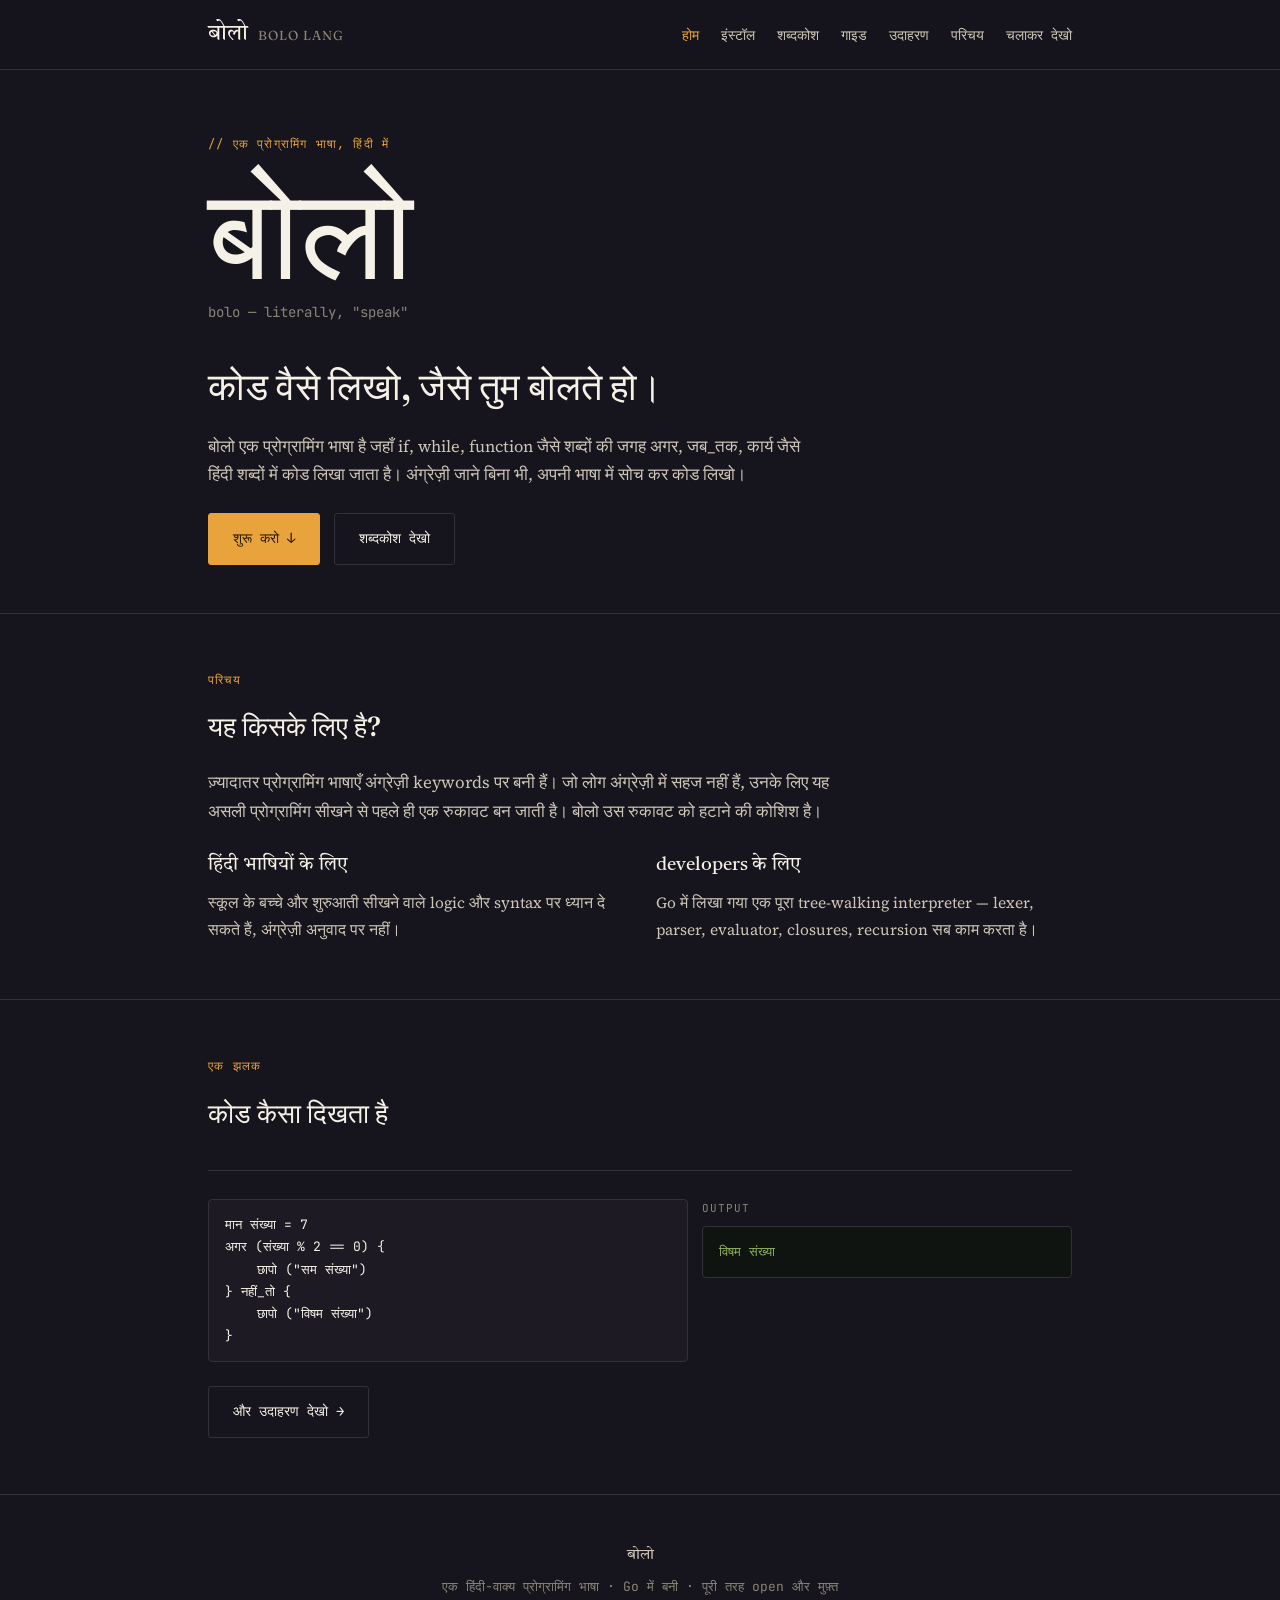
<file: index.html>
<!DOCTYPE html>
<html lang="hi" translate="no">
<head>
<meta charset="UTF-8">
<meta name="google" content="notranslate">
<meta name="viewport" content="width=device-width, initial-scale=1.0">
<title>बोलो — कोड वैसे लिखो जैसे तुम बोलते हो</title>
<link rel="preconnect" href="https://fonts.googleapis.com">
<link rel="preconnect" href="https://fonts.gstatic.com" crossorigin>
<link href="https://fonts.googleapis.com/css2?family=Tiro+Devanagari+Hindi:ital@0;1&family=Fraunces:opsz,wght@9..144,400;9..144,500;9..144,600&family=JetBrains+Mono:wght@400;500&family=Source+Serif+4:wght@400;500&display=swap" rel="stylesheet">
<link rel="stylesheet" href="style.css">
</head>
<body>

<nav>
  <div class="wrap">
    <a class="brand" href="index.html">
      <span class="brand-word">बोलो</span>
      <span class="brand-en">bolo lang</span>
    </a>
    <button class="nav-toggle" aria-label="Toggle navigation" aria-expanded="false">☰</button>
    <ul>
      <li><a class="navlink active" href="index.html">होम</a></li>
      <li><a class="navlink" href="install.html">इंस्टॉल</a></li>
      <li><a class="navlink" href="keywords.html">शब्दकोश</a></li>
      <li><a class="navlink" href="guide.html">गाइड</a></li>
      <li><a class="navlink" href="examples.html">उदाहरण</a></li>
      <li><a class="navlink" href="about.html">परिचय</a></li>
      <li><a class="navlink" href="try.html">चलाकर देखो</a></li>
    </ul>
  </div>
</nav>

<header class="page-hero">
  <div class="wrap">
    <div class="section-label">// एक प्रोग्रामिंग भाषा, हिंदी में</div>
    <div class="page-title deva" style="font-size:clamp(64px,12vw,128px);line-height:1;margin-bottom:4px">बोलो</div>
    <div class="mono" style="font-size:14px;color:var(--text-dim);margin-bottom:30px">bolo &mdash; literally, "speak"</div>
    <h1 class="page-title" style="font-size:clamp(26px,4vw,38px)">कोड वैसे लिखो, जैसे तुम बोलते हो।</h1>
    <p class="page-sub">बोलो एक प्रोग्रामिंग भाषा है जहाँ if, while, function जैसे शब्दों की जगह अगर, जब_तक, कार्य जैसे हिंदी शब्दों में कोड लिखा जाता है। अंग्रेज़ी जाने बिना भी, अपनी भाषा में सोच कर कोड लिखो।</p>
    <div class="cta-row">
      <a class="btn btn-primary" href="install.html">शुरू करो ↓</a>
      <a class="btn btn-ghost" href="keywords.html">शब्दकोश देखो</a>
    </div>
  </div>
</header>

<section class="bordered">
  <div class="wrap">
    <div class="section-label">परिचय</div>
    <h2>यह किसके लिए है?</h2>
    <p class="lede">ज़्यादातर प्रोग्रामिंग भाषाएँ अंग्रेज़ी keywords पर बनी हैं। जो लोग अंग्रेज़ी में सहज नहीं हैं, उनके लिए यह असली प्रोग्रामिंग सीखने से पहले ही एक रुकावट बन जाती है। बोलो उस रुकावट को हटाने की कोशिश है।</p>
    <div class="about-grid">
      <div class="about-card">
        <span class="deva-lead">हिंदी भाषियों के लिए</span>
        <p>स्कूल के बच्चे और शुरुआती सीखने वाले logic और syntax पर ध्यान दे सकते हैं, अंग्रेज़ी अनुवाद पर नहीं।</p>
      </div>
      <div class="about-card">
        <span class="deva-lead">developers के लिए</span>
        <p>Go में लिखा गया एक पूरा tree-walking interpreter &mdash; lexer, parser, evaluator, closures, recursion सब काम करता है।</p>
      </div>
    </div>
  </div>
</section>

<section>
  <div class="wrap">
    <div class="section-label">एक झलक</div>
    <h2>कोड कैसा दिखता है</h2>
    <div class="example">
      <div class="example-pair">
        <div class="code-pane">मान संख्या = 7
अगर (संख्या % 2 == 0) {
    छापो ("सम संख्या")
} नहीं_तो {
    छापो ("विषम संख्या")
}</div>
        <div>
          <div class="pane-label">output</div>
          <div class="out-pane">विषम संख्या</div>
        </div>
      </div>
    </div>
    <div class="cta-row">
      <a class="btn btn-ghost" href="examples.html">और उदाहरण देखो →</a>
    </div>
  </div>
</section>

<footer>
  <div class="wrap">
    <span class="deva">बोलो</span>
    <p>एक हिंदी-वाक्य प्रोग्रामिंग भाषा &middot; Go में बनी &middot; पूरी तरह open और मुफ़्त</p>
  </div>
</footer>

<script src="nav.js"></script>
</body>
</html>
</file>
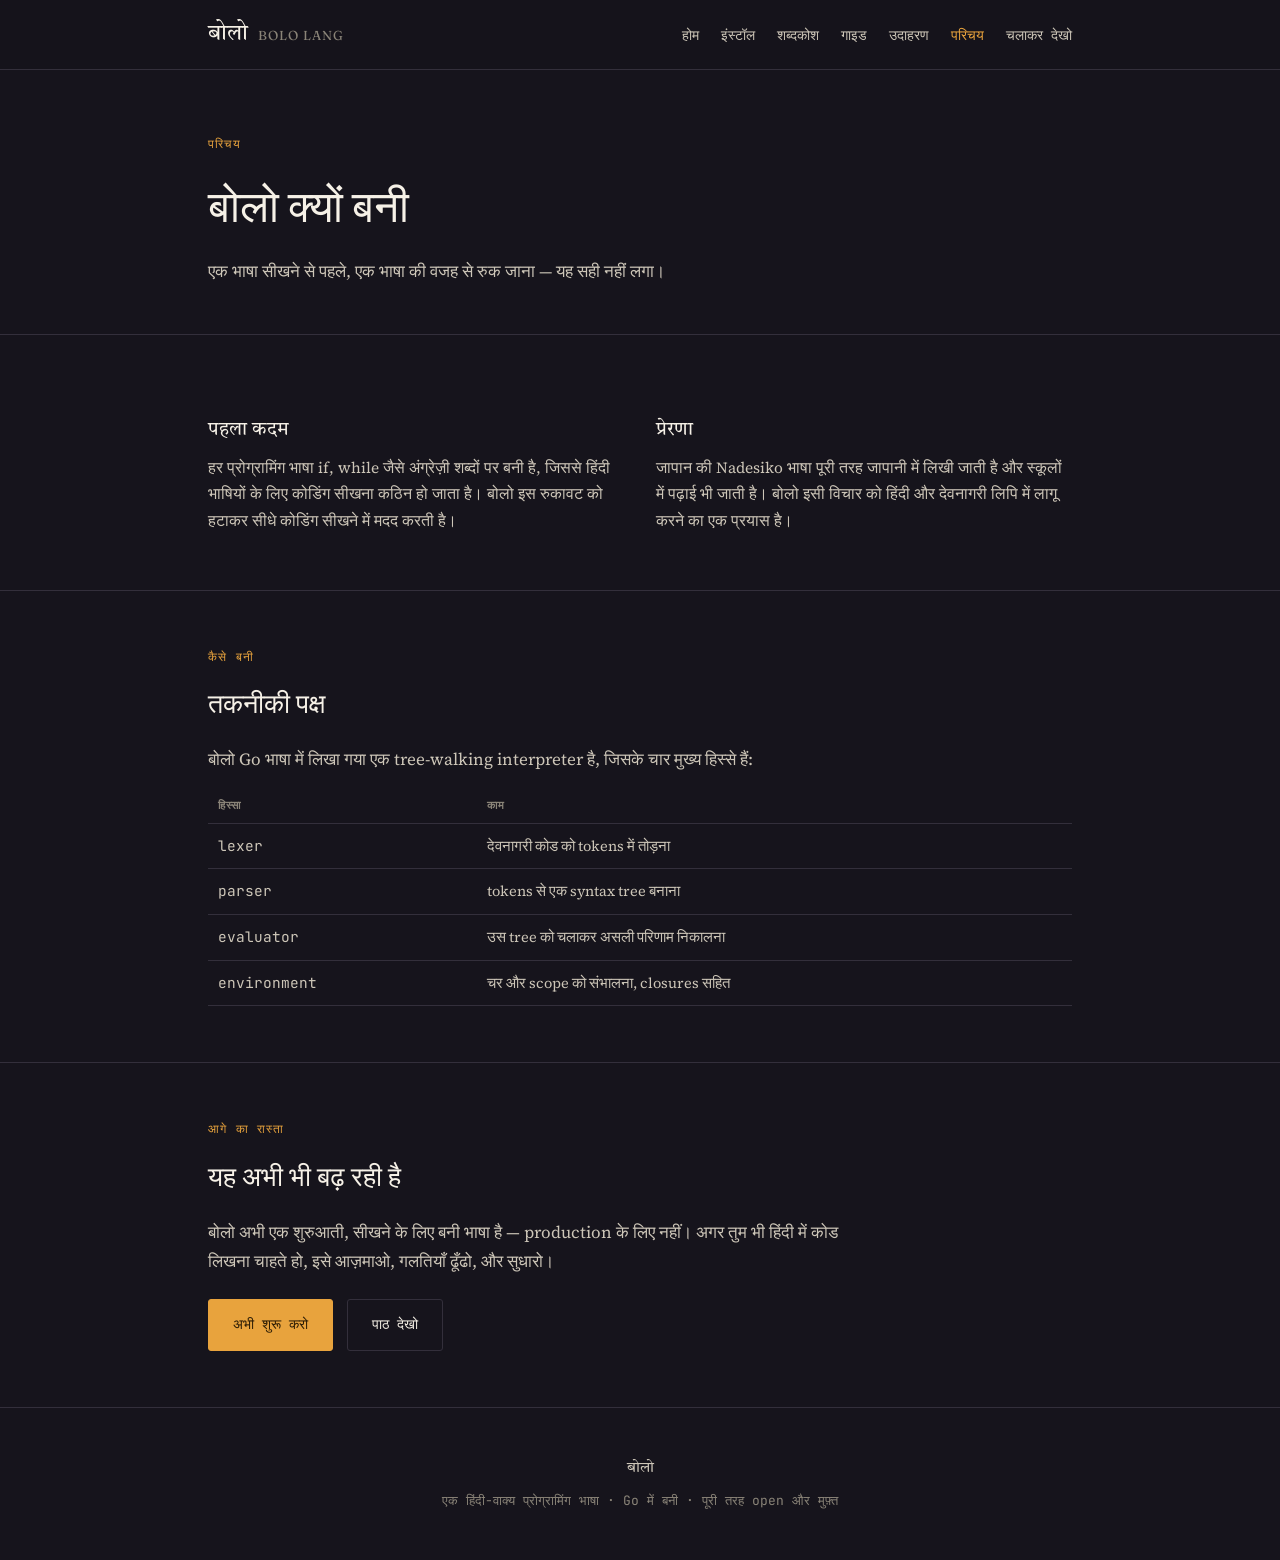
<file: about.html>
<!DOCTYPE html>
<html lang="hi" translate="no">
<head>
<meta charset="UTF-8">
<meta name="google" content="notranslate">
<meta name="viewport" content="width=device-width, initial-scale=1.0">
<title>परिचय — बोलो</title>
<link rel="preconnect" href="https://fonts.googleapis.com">
<link rel="preconnect" href="https://fonts.gstatic.com" crossorigin>
<link href="https://fonts.googleapis.com/css2?family=Tiro+Devanagari+Hindi:ital@0;1&family=Fraunces:opsz,wght@9..144,400;9..144,500;9..144,600&family=JetBrains+Mono:wght@400;500&family=Source+Serif+4:wght@400;500&display=swap" rel="stylesheet">
<link rel="stylesheet" href="style.css">
</head>
<body>

<nav>
  <div class="wrap">
    <a class="brand" href="index.html">
      <span class="brand-word">बोलो</span>
      <span class="brand-en">bolo lang</span>
    </a>
    <button class="nav-toggle" aria-label="Toggle navigation" aria-expanded="false">☰</button>
    <ul>
      <li><a class="navlink" href="index.html">होम</a></li>
      <li><a class="navlink" href="install.html">इंस्टॉल</a></li>
      <li><a class="navlink" href="keywords.html">शब्दकोश</a></li>
      <li><a class="navlink" href="guide.html">गाइड</a></li>
      <li><a class="navlink" href="examples.html">उदाहरण</a></li>
      <li><a class="navlink active" href="about.html">परिचय</a></li>
      <li><a class="navlink" href="try.html">चलाकर देखो</a></li>
    </ul>
  </div>
</nav>

<header class="page-hero">
  <div class="wrap">
    <div class="section-label">परिचय</div>
    <h1 class="page-title">बोलो क्यों बनी</h1>
    <p class="page-sub">एक भाषा सीखने से पहले, एक भाषा की वजह से रुक जाना &mdash; यह सही नहीं लगा।</p>
  </div>
</header>

<section class="bordered">
  <div class="wrap">
    <div class="about-grid">
      <div class="about-card">
        <span class="deva-lead">पहला कदम</span>
        <p>हर प्रोग्रामिंग भाषा if, while जैसे अंग्रेज़ी शब्दों पर बनी है, जिससे हिंदी भाषियों के लिए कोडिंग सीखना कठिन हो जाता है। बोलो इस रुकावट को हटाकर सीधे कोडिंग सीखने में मदद करती है।</p>
      </div>
      <div class="about-card">
        <span class="deva-lead">प्रेरणा</span>
        <p>जापान की Nadesiko भाषा पूरी तरह जापानी में लिखी जाती है और स्कूलों में पढ़ाई भी जाती है। बोलो इसी विचार को हिंदी और देवनागरी लिपि में लागू करने का एक प्रयास है।</p>
      </div>
    </div>
  </div>
</section>

<section class="bordered">
  <div class="wrap">
    <div class="section-label">कैसे बनी</div>
    <h2>तकनीकी पक्ष</h2>
    <p class="lede">बोलो Go भाषा में लिखा गया एक tree-walking interpreter है, जिसके चार मुख्य हिस्से हैं:</p>
    <table class="ref-table">
      <tr><th>हिस्सा</th><th>काम</th></tr>
      <tr><td class="mono">lexer</td><td>देवनागरी कोड को tokens में तोड़ना</td></tr>
      <tr><td class="mono">parser</td><td>tokens से एक syntax tree बनाना</td></tr>
      <tr><td class="mono">evaluator</td><td>उस tree को चलाकर असली परिणाम निकालना</td></tr>
      <tr><td class="mono">environment</td><td>चर और scope को संभालना, closures सहित</td></tr>
    </table>
  </div>
</section>

<section>
  <div class="wrap">
    <div class="section-label">आगे का रास्ता</div>
    <h2>यह अभी भी बढ़ रही है</h2>
    <p class="lede">बोलो अभी एक शुरुआती, सीखने के लिए बनी भाषा है &mdash; production के लिए नहीं। अगर तुम भी हिंदी में कोड लिखना चाहते हो, इसे आज़माओ, गलतियाँ ढूँढो, और सुधारो।</p>
    <div class="cta-row">
      <a class="btn btn-primary" href="install.html">अभी शुरू करो</a>
      <a class="btn btn-ghost" href="guide.html">पाठ देखो</a>
    </div>
  </div>
</section>

<footer>
  <div class="wrap">
    <span class="deva">बोलो</span>
    <p>एक हिंदी-वाक्य प्रोग्रामिंग भाषा &middot; Go में बनी &middot; पूरी तरह open और मुफ़्त</p>
  </div>
</footer>

<script src="nav.js"></script>
</body>
</html>
</file>
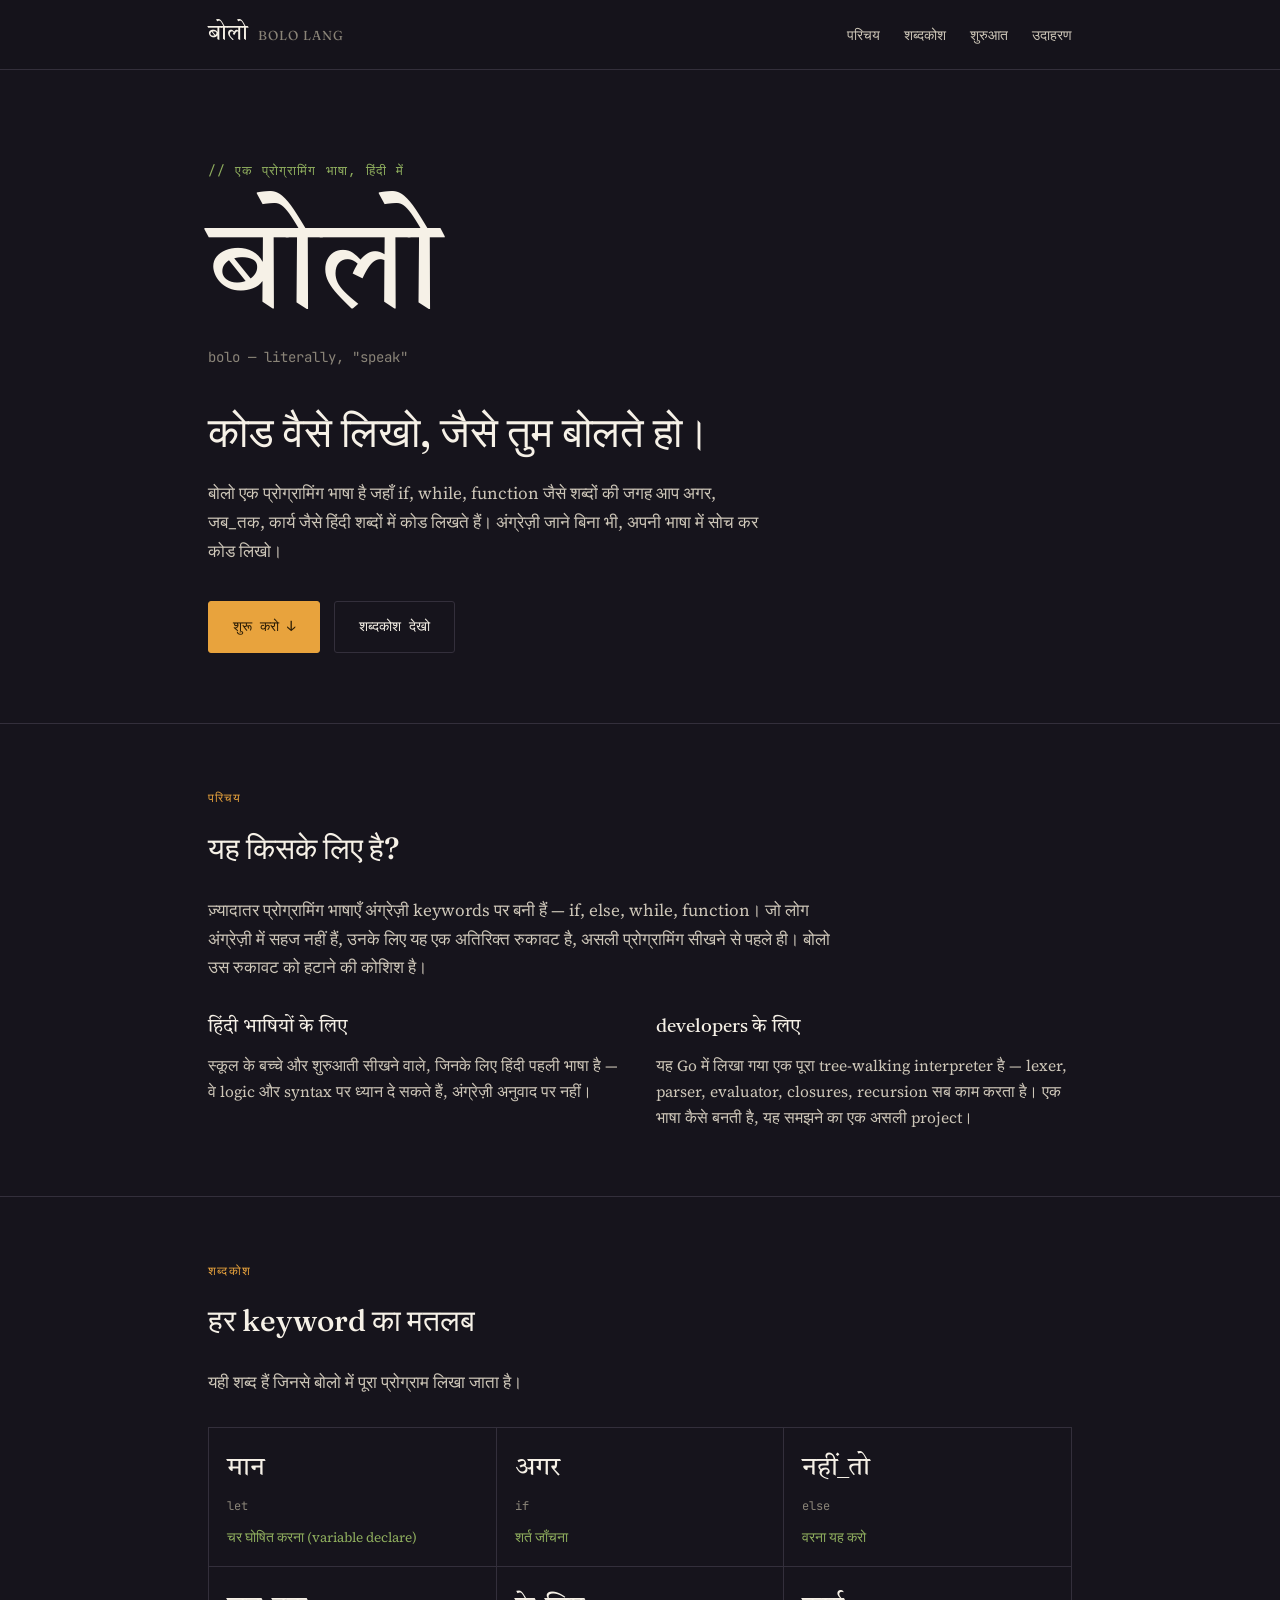
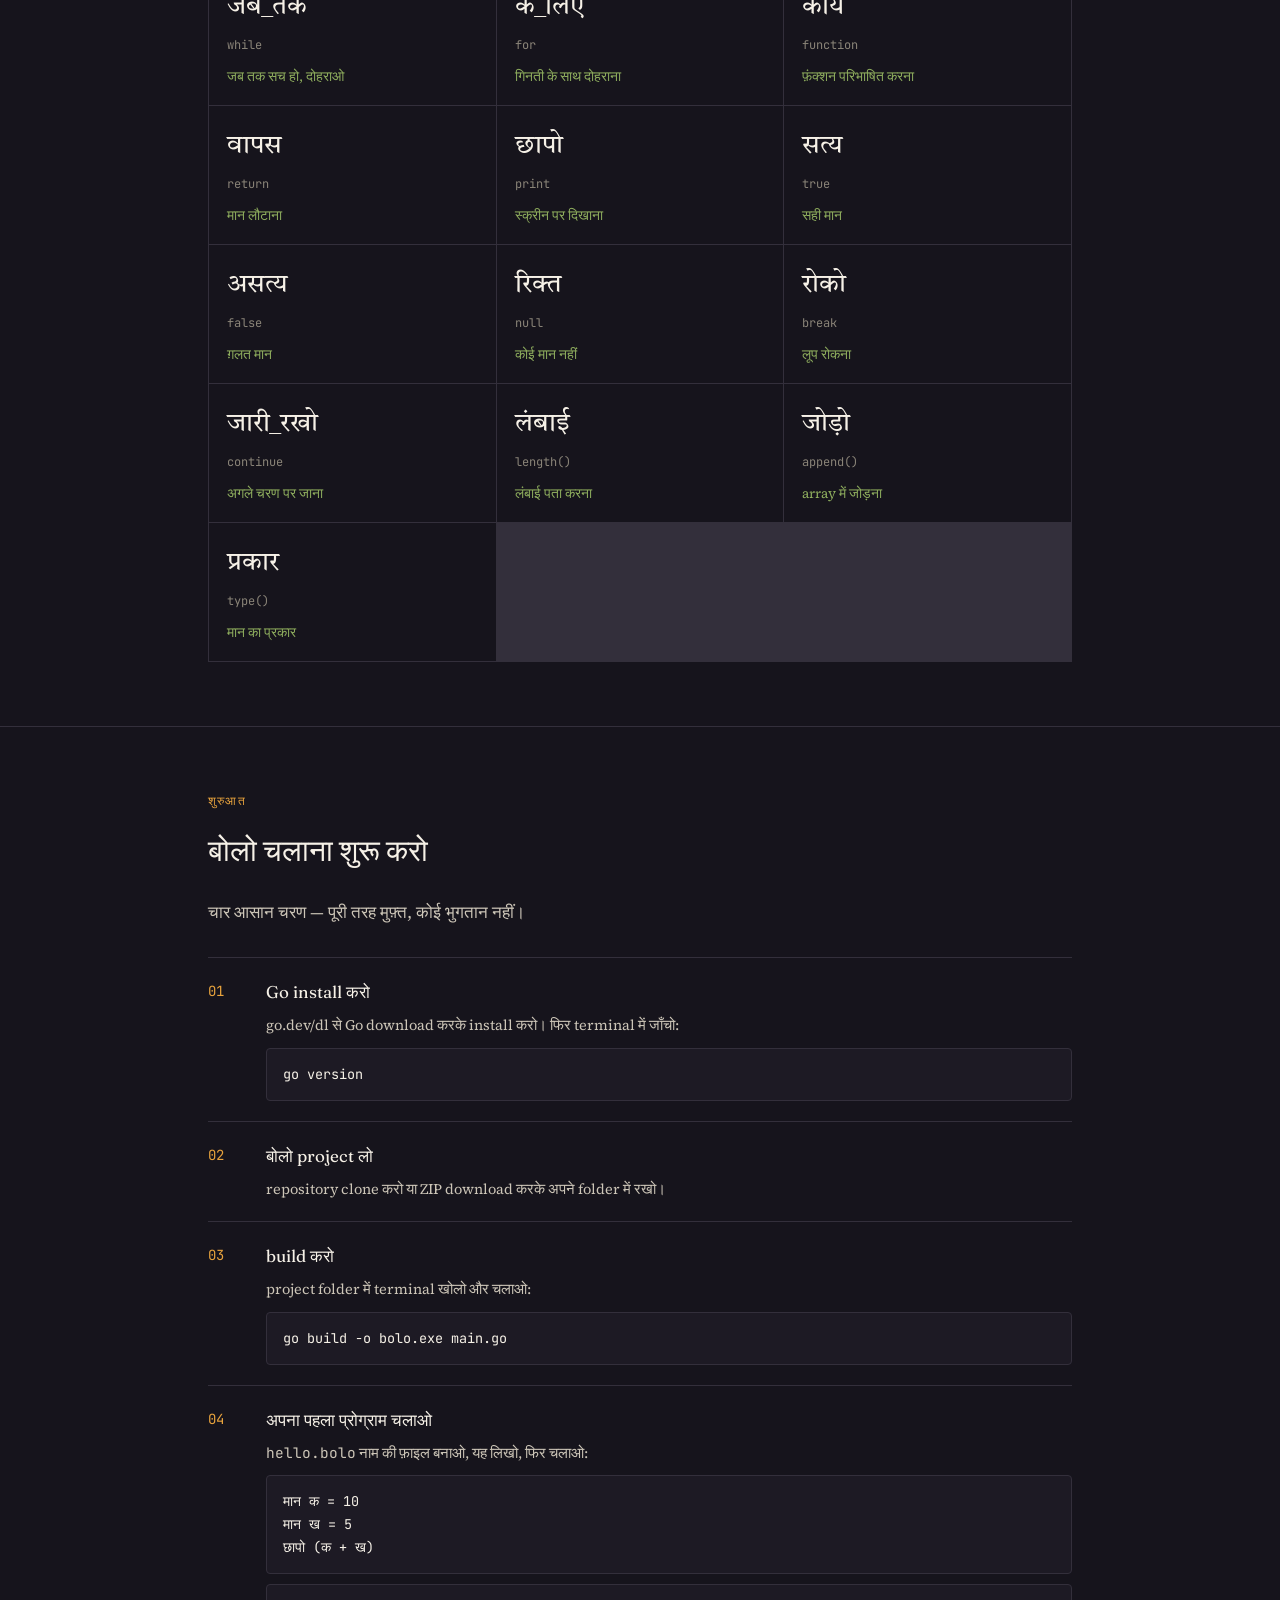
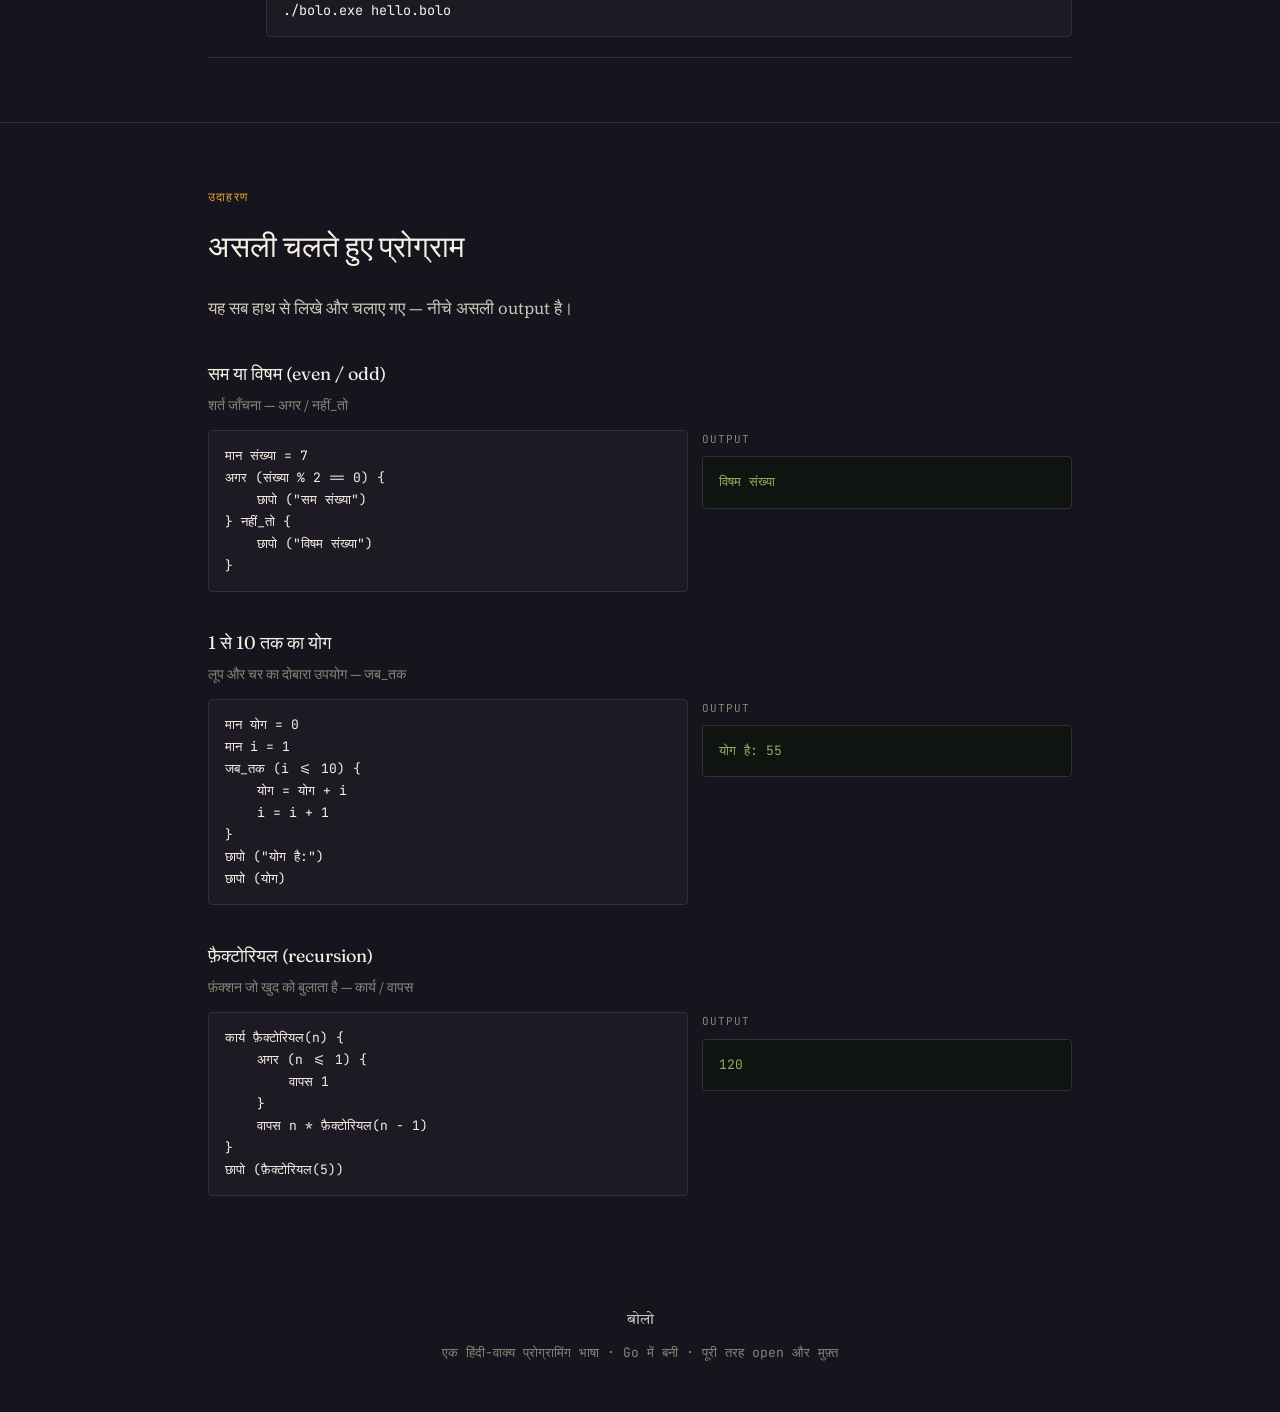
<file: bolo.html>
<!DOCTYPE html>
<html lang="hi">
<head>
<meta charset="UTF-8">
<meta name="viewport" content="width=device-width, initial-scale=1.0">
<title>बोलो — कोड वैसे लिखो जैसे तुम बोलते हो</title>
<link rel="preconnect" href="https://fonts.googleapis.com">
<link rel="preconnect" href="https://fonts.gstatic.com" crossorigin>
<link href="https://fonts.googleapis.com/css2?family=Tiro+Devanagari+Hindi:ital@0;1&family=Fraunces:opsz,wght@9..144,400;9..144,500;9..144,600&family=JetBrains+Mono:wght@400;500&family=Source+Serif+4:wght@400;500&display=swap" rel="stylesheet">
<style>
  :root{
    --ink:#16141c;
    --ink-2:#1d1a24;
    --paper:#f6f1e7;
    --marigold:#e8a33d;
    --mehendi:#8fae5e;
    --rose:#c9695f;
    --text-soft:#cdc6b8;
    --text-dim:#8a8478;
    --border:#332f3b;
  }
  *{box-sizing:border-box;margin:0;padding:0}
  html{scroll-behavior:smooth}
  body{
    background:var(--ink);
    color:var(--text-soft);
    font-family:'Source Serif 4', serif;
    line-height:1.7;
    font-size:17px;
  }
  .wrap{max-width:920px;margin:0 auto;padding:0 28px}
  .deva{font-family:'Tiro Devanagari Hindi', serif}
  .mono{font-family:'JetBrains Mono', monospace}
  .gloss{
    display:block;
    font-family:'JetBrains Mono', monospace;
    font-size:12px;
    letter-spacing:.04em;
    color:var(--text-dim);
    text-transform:lowercase;
  }

  /* ---------- nav ---------- */
  nav{
    position:sticky;top:0;z-index:10;
    background:rgba(22,20,28,.92);
    backdrop-filter:blur(6px);
    border-bottom:1px solid var(--border);
  }
  nav .wrap{display:flex;align-items:center;justify-content:space-between;padding:16px 28px}
  .brand{display:flex;align-items:baseline;gap:10px}
  .brand-word{font-family:'Tiro Devanagari Hindi',serif;font-size:22px;color:var(--paper)}
  .brand-en{font-family:'Fraunces',serif;font-size:13px;color:var(--text-dim);letter-spacing:.08em;text-transform:uppercase}
  nav ul{display:flex;gap:24px;list-style:none}
  nav a{color:var(--text-soft);text-decoration:none;font-size:14px;font-family:'JetBrains Mono',monospace}
  nav a:hover{color:var(--marigold)}

  /* ---------- hero ---------- */
  header.hero{padding:90px 0 70px;border-bottom:1px solid var(--border)}
  .hero-eyebrow{
    font-family:'JetBrains Mono',monospace;
    font-size:13px;color:var(--mehendi);letter-spacing:.08em;
    text-transform:lowercase;margin-bottom:28px;
  }
  .hero-word{
    font-family:'Tiro Devanagari Hindi',serif;
    font-size:clamp(64px,12vw,128px);
    line-height:1;color:var(--paper);
    margin-bottom:8px;
  }
  .hero-gloss{font-size:14px;color:var(--text-dim);margin-bottom:36px;font-family:'JetBrains Mono',monospace}
  .hero-headline{
    font-family:'Fraunces',serif;font-weight:500;
    font-size:clamp(28px,4vw,42px);color:var(--paper);
    max-width:620px;line-height:1.25;margin-bottom:20px;
  }
  .hero-sub{max-width:560px;color:var(--text-soft);font-size:17px;margin-bottom:36px}
  .cta-row{display:flex;gap:14px;flex-wrap:wrap}
  .btn{
    display:inline-block;padding:13px 24px;border-radius:3px;
    font-family:'JetBrains Mono',monospace;font-size:14px;
    text-decoration:none;border:1px solid var(--border);
  }
  .btn-primary{background:var(--marigold);color:#2b1c05;border-color:var(--marigold)}
  .btn-ghost{color:var(--paper);border-color:var(--border)}
  .btn-ghost:hover{border-color:var(--text-dim)}

  /* ---------- sections ---------- */
  section{padding:64px 0}
  section.bordered{border-bottom:1px solid var(--border)}
  .section-label{
    font-family:'JetBrains Mono',monospace;font-size:12px;
    color:var(--marigold);letter-spacing:.1em;text-transform:uppercase;
    margin-bottom:14px;
  }
  h2{font-family:'Fraunces',serif;font-weight:500;font-size:30px;color:var(--paper);margin-bottom:22px}
  .lede{max-width:640px;color:var(--text-soft);margin-bottom:14px}

  /* ---------- about ---------- */
  .about-grid{display:grid;grid-template-columns:1fr 1fr;gap:32px;margin-top:30px}
  .about-card p{color:var(--text-soft);font-size:15.5px}
  .about-card .deva-lead{font-family:'Tiro Devanagari Hindi',serif;font-size:19px;color:var(--paper);margin-bottom:8px;display:block}

  /* ---------- keyword reference ---------- */
  .kw-grid{display:grid;grid-template-columns:repeat(auto-fill,minmax(220px,1fr));gap:1px;background:var(--border);border:1px solid var(--border);margin-top:30px}
  .kw-card{background:var(--ink);padding:18px 18px 16px}
  .kw-deva{font-family:'Tiro Devanagari Hindi',serif;font-size:26px;color:var(--paper);display:block}
  .kw-en{font-family:'JetBrains Mono',monospace;font-size:12px;color:var(--text-dim);margin-top:4px;text-transform:lowercase}
  .kw-meaning{font-size:13.5px;color:var(--mehendi);margin-top:8px}

  /* ---------- getting started ---------- */
  .steps{counter-reset:step;margin-top:30px}
  .step{display:grid;grid-template-columns:40px 1fr;gap:18px;padding:20px 0;border-top:1px solid var(--border)}
  .step:last-child{border-bottom:1px solid var(--border)}
  .step-num{
    counter-increment:step;font-family:'JetBrains Mono',monospace;
    color:var(--marigold);font-size:14px;padding-top:2px;
  }
  .step-num::before{content:"0" counter(step)}
  .step-title{color:var(--paper);font-family:'Fraunces',serif;font-size:17px;margin-bottom:6px}
  .step-body{font-size:14.5px;color:var(--text-soft)}
  pre.code-block{
    background:var(--ink-2);border:1px solid var(--border);border-radius:4px;
    padding:14px 16px;margin-top:10px;overflow-x:auto;
    font-family:'JetBrains Mono',monospace;font-size:13.5px;color:var(--paper);
  }

  /* ---------- examples ---------- */
  .example{margin-top:36px}
  .example-title{font-family:'Fraunces',serif;color:var(--paper);font-size:18px;margin-bottom:4px}
  .example-desc{font-size:14px;color:var(--text-dim);margin-bottom:12px}
  .example-pair{display:grid;grid-template-columns:1.3fr 1fr;gap:14px}
  .code-pane, .out-pane{
    border:1px solid var(--border);border-radius:4px;padding:14px 16px;
    font-family:'JetBrains Mono',monospace;font-size:13px;
  }
  .code-pane{background:var(--ink-2);color:var(--paper);white-space:pre}
  .out-pane{background:#0f1410;color:var(--mehendi)}
  .pane-label{font-size:11px;color:var(--text-dim);text-transform:uppercase;letter-spacing:.08em;margin-bottom:8px;font-family:'JetBrains Mono',monospace}

  @media (max-width:680px){
    .about-grid{grid-template-columns:1fr}
    .example-pair{grid-template-columns:1fr}
    nav ul{display:none}
  }

  footer{padding:48px 0;text-align:center}
  footer p{font-size:13px;color:var(--text-dim);font-family:'JetBrains Mono',monospace}
  footer .deva{color:var(--text-soft);font-size:15px;margin-bottom:8px;display:block}
</style>
</head>
<body>

<nav>
  <div class="wrap">
    <div class="brand">
      <span class="brand-word">बोलो</span>
      <span class="brand-en">bolo lang</span>
    </div>
    <ul>
      <li><a href="#about">परिचय</a></li>
      <li><a href="#keywords">शब्दकोश</a></li>
      <li><a href="#start">शुरुआत</a></li>
      <li><a href="#examples">उदाहरण</a></li>
    </ul>
  </div>
</nav>

<header class="hero">
  <div class="wrap">
    <div class="hero-eyebrow">// एक प्रोग्रामिंग भाषा, हिंदी में</div>
    <div class="hero-word">बोलो</div>
    <div class="hero-gloss">bolo &mdash; literally, "speak"</div>
    <h1 class="hero-headline">कोड वैसे लिखो, जैसे तुम बोलते हो।</h1>
    <p class="hero-sub">बोलो एक प्रोग्रामिंग भाषा है जहाँ if, while, function जैसे शब्दों की जगह आप अगर, जब_तक, कार्य जैसे हिंदी शब्दों में कोड लिखते हैं। अंग्रेज़ी जाने बिना भी, अपनी भाषा में सोच कर कोड लिखो।</p>
    <div class="cta-row">
      <a class="btn btn-primary" href="#start">शुरू करो ↓</a>
      <a class="btn btn-ghost" href="#keywords">शब्दकोश देखो</a>
    </div>
  </div>
</header>

<section class="bordered" id="about">
  <div class="wrap">
    <div class="section-label">परिचय</div>
    <h2>यह किसके लिए है?</h2>
    <p class="lede">ज़्यादातर प्रोग्रामिंग भाषाएँ अंग्रेज़ी keywords पर बनी हैं &mdash; if, else, while, function। जो लोग अंग्रेज़ी में सहज नहीं हैं, उनके लिए यह एक अतिरिक्त रुकावट है, असली प्रोग्रामिंग सीखने से पहले ही। बोलो उस रुकावट को हटाने की कोशिश है।</p>
    <div class="about-grid">
      <div class="about-card">
        <span class="deva-lead">हिंदी भाषियों के लिए</span>
        <p>स्कूल के बच्चे और शुरुआती सीखने वाले, जिनके लिए हिंदी पहली भाषा है &mdash; वे logic और syntax पर ध्यान दे सकते हैं, अंग्रेज़ी अनुवाद पर नहीं।</p>
      </div>
      <div class="about-card">
        <span class="deva-lead">developers के लिए</span>
        <p>यह Go में लिखा गया एक पूरा tree-walking interpreter है &mdash; lexer, parser, evaluator, closures, recursion सब काम करता है। एक भाषा कैसे बनती है, यह समझने का एक असली project।</p>
      </div>
    </div>
  </div>
</section>

<section class="bordered" id="keywords">
  <div class="wrap">
    <div class="section-label">शब्दकोश</div>
    <h2>हर keyword का मतलब</h2>
    <p class="lede">यही शब्द हैं जिनसे बोलो में पूरा प्रोग्राम लिखा जाता है।</p>
    <div class="kw-grid">
      <div class="kw-card"><span class="kw-deva">मान</span><span class="kw-en">let</span><div class="kw-meaning">चर घोषित करना (variable declare)</div></div>
      <div class="kw-card"><span class="kw-deva">अगर</span><span class="kw-en">if</span><div class="kw-meaning">शर्त जाँचना</div></div>
      <div class="kw-card"><span class="kw-deva">नहीं_तो</span><span class="kw-en">else</span><div class="kw-meaning">वरना यह करो</div></div>
      <div class="kw-card"><span class="kw-deva">जब_तक</span><span class="kw-en">while</span><div class="kw-meaning">जब तक सच हो, दोहराओ</div></div>
      <div class="kw-card"><span class="kw-deva">के_लिए</span><span class="kw-en">for</span><div class="kw-meaning">गिनती के साथ दोहराना</div></div>
      <div class="kw-card"><span class="kw-deva">कार्य</span><span class="kw-en">function</span><div class="kw-meaning">फ़ंक्शन परिभाषित करना</div></div>
      <div class="kw-card"><span class="kw-deva">वापस</span><span class="kw-en">return</span><div class="kw-meaning">मान लौटाना</div></div>
      <div class="kw-card"><span class="kw-deva">छापो</span><span class="kw-en">print</span><div class="kw-meaning">स्क्रीन पर दिखाना</div></div>
      <div class="kw-card"><span class="kw-deva">सत्य</span><span class="kw-en">true</span><div class="kw-meaning">सही मान</div></div>
      <div class="kw-card"><span class="kw-deva">असत्य</span><span class="kw-en">false</span><div class="kw-meaning">ग़लत मान</div></div>
      <div class="kw-card"><span class="kw-deva">रिक्त</span><span class="kw-en">null</span><div class="kw-meaning">कोई मान नहीं</div></div>
      <div class="kw-card"><span class="kw-deva">रोको</span><span class="kw-en">break</span><div class="kw-meaning">लूप रोकना</div></div>
      <div class="kw-card"><span class="kw-deva">जारी_रखो</span><span class="kw-en">continue</span><div class="kw-meaning">अगले चरण पर जाना</div></div>
      <div class="kw-card"><span class="kw-deva">लंबाई</span><span class="kw-en">length()</span><div class="kw-meaning">लंबाई पता करना</div></div>
      <div class="kw-card"><span class="kw-deva">जोड़ो</span><span class="kw-en">append()</span><div class="kw-meaning">array में जोड़ना</div></div>
      <div class="kw-card"><span class="kw-deva">प्रकार</span><span class="kw-en">type()</span><div class="kw-meaning">मान का प्रकार</div></div>
    </div>
  </div>
</section>

<section class="bordered" id="start">
  <div class="wrap">
    <div class="section-label">शुरुआत</div>
    <h2>बोलो चलाना शुरू करो</h2>
    <p class="lede">चार आसान चरण &mdash; पूरी तरह मुफ़्त, कोई भुगतान नहीं।</p>
    <div class="steps">
      <div class="step">
        <div class="step-num"></div>
        <div>
          <div class="step-title">Go install करो</div>
          <div class="step-body">go.dev/dl से Go download करके install करो। फिर terminal में जाँचो:</div>
          <pre class="code-block">go version</pre>
        </div>
      </div>
      <div class="step">
        <div class="step-num"></div>
        <div>
          <div class="step-title">बोलो project लो</div>
          <div class="step-body">repository clone करो या ZIP download करके अपने folder में रखो।</div>
        </div>
      </div>
      <div class="step">
        <div class="step-num"></div>
        <div>
          <div class="step-title">build करो</div>
          <div class="step-body">project folder में terminal खोलो और चलाओ:</div>
          <pre class="code-block">go build -o bolo.exe main.go</pre>
        </div>
      </div>
      <div class="step">
        <div class="step-num"></div>
        <div>
          <div class="step-title">अपना पहला प्रोग्राम चलाओ</div>
          <div class="step-body"><span class="mono">hello.bolo</span> नाम की फ़ाइल बनाओ, यह लिखो, फिर चलाओ:</div>
          <pre class="code-block">मान क = 10
मान ख = 5
छापो (क + ख)</pre>
          <pre class="code-block">./bolo.exe hello.bolo</pre>
        </div>
      </div>
    </div>
  </div>
</section>

<section id="examples">
  <div class="wrap">
    <div class="section-label">उदाहरण</div>
    <h2>असली चलते हुए प्रोग्राम</h2>
    <p class="lede">यह सब हाथ से लिखे और चलाए गए &mdash; नीचे असली output है।</p>

    <div class="example">
      <div class="example-title">सम या विषम (even / odd)</div>
      <div class="example-desc">शर्त जाँचना &mdash; अगर / नहीं_तो</div>
      <div class="example-pair">
        <div class="code-pane">मान संख्या = 7
अगर (संख्या % 2 == 0) {
    छापो ("सम संख्या")
} नहीं_तो {
    छापो ("विषम संख्या")
}</div>
        <div>
          <div class="pane-label">output</div>
          <div class="out-pane">विषम संख्या</div>
        </div>
      </div>
    </div>

    <div class="example">
      <div class="example-title">1 से 10 तक का योग</div>
      <div class="example-desc">लूप और चर का दोबारा उपयोग &mdash; जब_तक</div>
      <div class="example-pair">
        <div class="code-pane">मान योग = 0
मान i = 1
जब_तक (i <= 10) {
    योग = योग + i
    i = i + 1
}
छापो ("योग है:")
छापो (योग)</div>
        <div>
          <div class="pane-label">output</div>
          <div class="out-pane">योग है:
55</div>
        </div>
      </div>
    </div>

    <div class="example">
      <div class="example-title">फ़ैक्टोरियल (recursion)</div>
      <div class="example-desc">फ़ंक्शन जो खुद को बुलाता है &mdash; कार्य / वापस</div>
      <div class="example-pair">
        <div class="code-pane">कार्य फ़ैक्टोरियल(n) {
    अगर (n <= 1) {
        वापस 1
    }
    वापस n * फ़ैक्टोरियल(n - 1)
}
छापो (फ़ैक्टोरियल(5))</div>
        <div>
          <div class="pane-label">output</div>
          <div class="out-pane">120</div>
        </div>
      </div>
    </div>
  </div>
</section>

<footer>
  <div class="wrap">
    <span class="deva">बोलो</span>
    <p>एक हिंदी-वाक्य प्रोग्रामिंग भाषा &middot; Go में बनी &middot; पूरी तरह open और मुफ़्त</p>
  </div>
</footer>

</body>
</html>
</file>
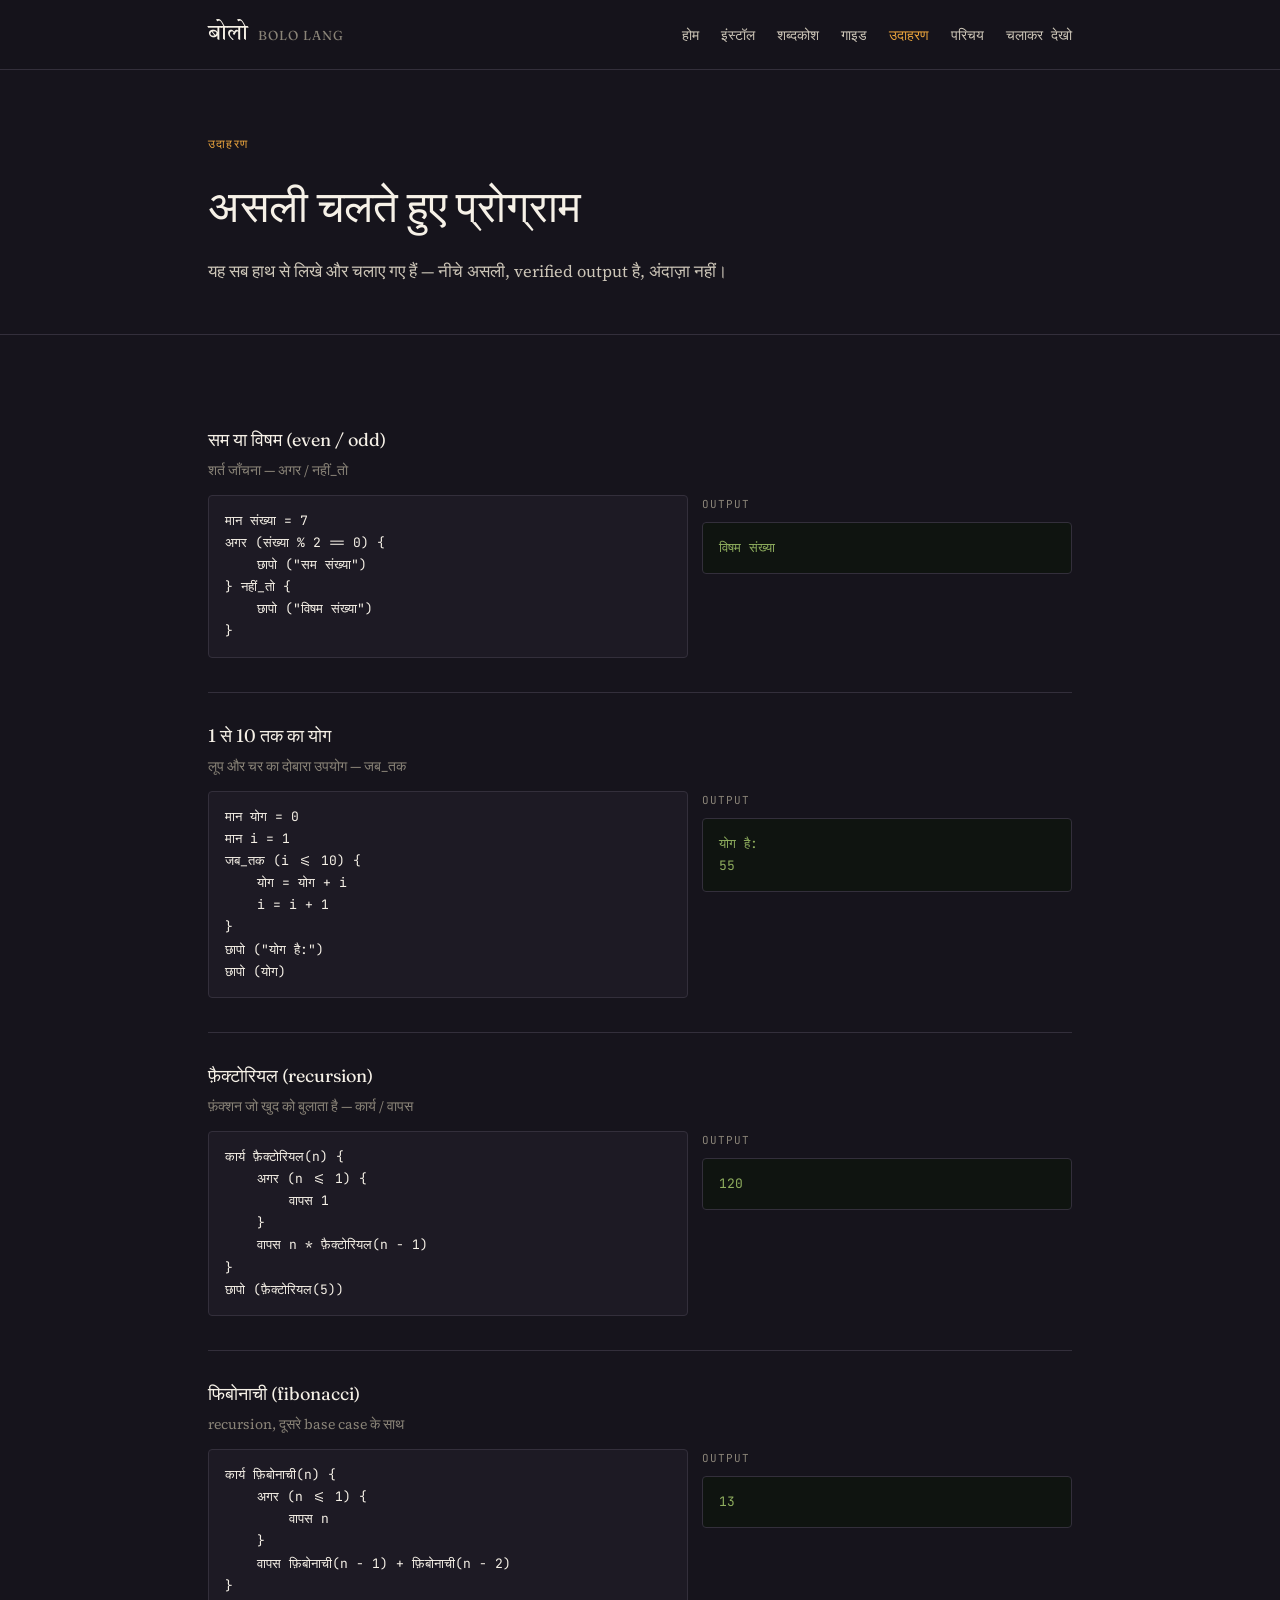
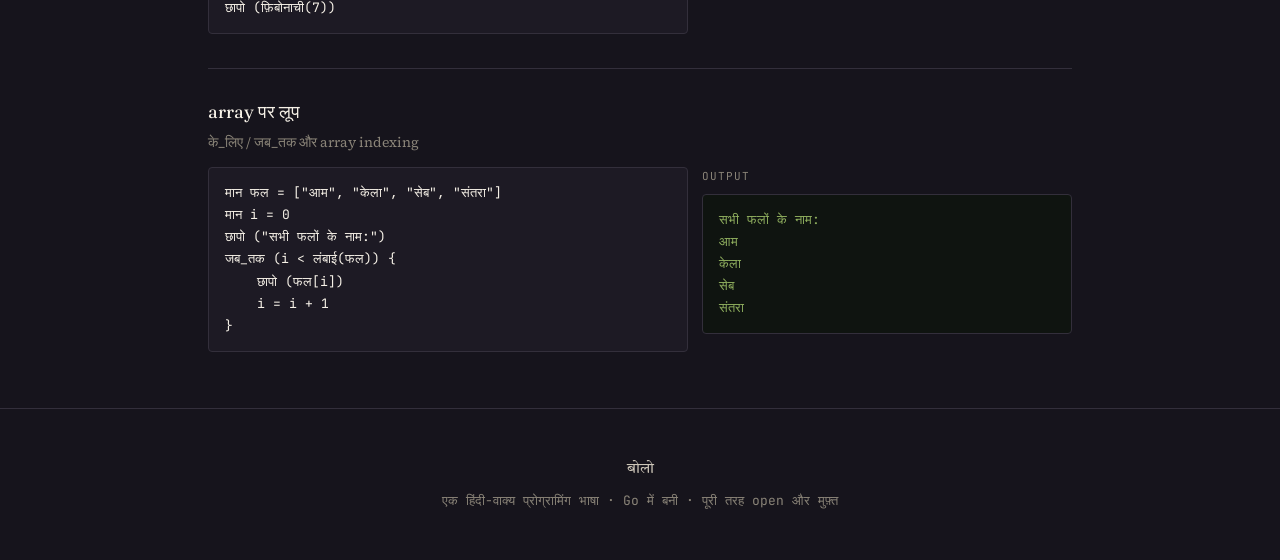
<file: examples.html>
<!DOCTYPE html>
<html lang="hi" translate="no">
<head>
<meta charset="UTF-8">
<meta name="google" content="notranslate">
<meta name="viewport" content="width=device-width, initial-scale=1.0">
<title>उदाहरण — बोलो</title>
<link rel="preconnect" href="https://fonts.googleapis.com">
<link rel="preconnect" href="https://fonts.gstatic.com" crossorigin>
<link href="https://fonts.googleapis.com/css2?family=Tiro+Devanagari+Hindi:ital@0;1&family=Fraunces:opsz,wght@9..144,400;9..144,500;9..144,600&family=JetBrains+Mono:wght@400;500&family=Source+Serif+4:wght@400;500&display=swap" rel="stylesheet">
<link rel="stylesheet" href="style.css">
</head>
<body>

<nav>
  <div class="wrap">
    <a class="brand" href="index.html">
      <span class="brand-word">बोलो</span>
      <span class="brand-en">bolo lang</span>
    </a>
    <button class="nav-toggle" aria-label="Toggle navigation" aria-expanded="false">☰</button>
    <ul>
      <li><a class="navlink" href="index.html">होम</a></li>
      <li><a class="navlink" href="install.html">इंस्टॉल</a></li>
      <li><a class="navlink" href="keywords.html">शब्दकोश</a></li>
      <li><a class="navlink" href="guide.html">गाइड</a></li>
      <li><a class="navlink active" href="examples.html">उदाहरण</a></li>
      <li><a class="navlink" href="about.html">परिचय</a></li>
      <li><a class="navlink" href="try.html">चलाकर देखो</a></li>
    </ul>
  </div>
</nav>

<header class="page-hero">
  <div class="wrap">
    <div class="section-label">उदाहरण</div>
    <h1 class="page-title">असली चलते हुए प्रोग्राम</h1>
    <p class="page-sub">यह सब हाथ से लिखे और चलाए गए हैं &mdash; नीचे असली, verified output है, अंदाज़ा नहीं।</p>
  </div>
</header>

<section>
  <div class="wrap">

    <div class="example">
      <div class="example-title">सम या विषम (even / odd)</div>
      <div class="example-desc">शर्त जाँचना &mdash; अगर / नहीं_तो</div>
      <div class="example-pair">
        <div class="code-pane">मान संख्या = 7
अगर (संख्या % 2 == 0) {
    छापो ("सम संख्या")
} नहीं_तो {
    छापो ("विषम संख्या")
}</div>
        <div>
          <div class="pane-label">output</div>
          <div class="out-pane">विषम संख्या</div>
        </div>
      </div>
    </div>

    <div class="example">
      <div class="example-title">1 से 10 तक का योग</div>
      <div class="example-desc">लूप और चर का दोबारा उपयोग &mdash; जब_तक</div>
      <div class="example-pair">
        <div class="code-pane">मान योग = 0
मान i = 1
जब_तक (i <= 10) {
    योग = योग + i
    i = i + 1
}
छापो ("योग है:")
छापो (योग)</div>
        <div>
          <div class="pane-label">output</div>
          <div class="out-pane">योग है:
55</div>
        </div>
      </div>
    </div>

    <div class="example">
      <div class="example-title">फ़ैक्टोरियल (recursion)</div>
      <div class="example-desc">फ़ंक्शन जो खुद को बुलाता है &mdash; कार्य / वापस</div>
      <div class="example-pair">
        <div class="code-pane">कार्य फ़ैक्टोरियल(n) {
    अगर (n <= 1) {
        वापस 1
    }
    वापस n * फ़ैक्टोरियल(n - 1)
}
छापो (फ़ैक्टोरियल(5))</div>
        <div>
          <div class="pane-label">output</div>
          <div class="out-pane">120</div>
        </div>
      </div>
    </div>

    <div class="example">
      <div class="example-title">फिबोनाची (fibonacci)</div>
      <div class="example-desc">recursion, दूसरे base case के साथ</div>
      <div class="example-pair">
        <div class="code-pane">कार्य फ़िबोनाची(n) {
    अगर (n <= 1) {
        वापस n
    }
    वापस फ़िबोनाची(n - 1) + फ़िबोनाची(n - 2)
}
छापो (फ़िबोनाची(7))</div>
        <div>
          <div class="pane-label">output</div>
          <div class="out-pane">13</div>
        </div>
      </div>
    </div>

    <div class="example">
      <div class="example-title">array पर लूप</div>
      <div class="example-desc">के_लिए / जब_तक और array indexing</div>
      <div class="example-pair">
        <div class="code-pane">मान फल = ["आम", "केला", "सेब", "संतरा"]
मान i = 0
छापो ("सभी फलों के नाम:")
जब_तक (i < लंबाई(फल)) {
    छापो (फल[i])
    i = i + 1
}</div>
        <div>
          <div class="pane-label">output</div>
          <div class="out-pane">सभी फलों के नाम:
आम
केला
सेब
संतरा</div>
        </div>
      </div>
    </div>

  </div>
</section>

<footer>
  <div class="wrap">
    <span class="deva">बोलो</span>
    <p>एक हिंदी-वाक्य प्रोग्रामिंग भाषा &middot; Go में बनी &middot; पूरी तरह open और मुफ़्त</p>
  </div>
</footer>

<script src="nav.js"></script>
</body>
</html>
</file>
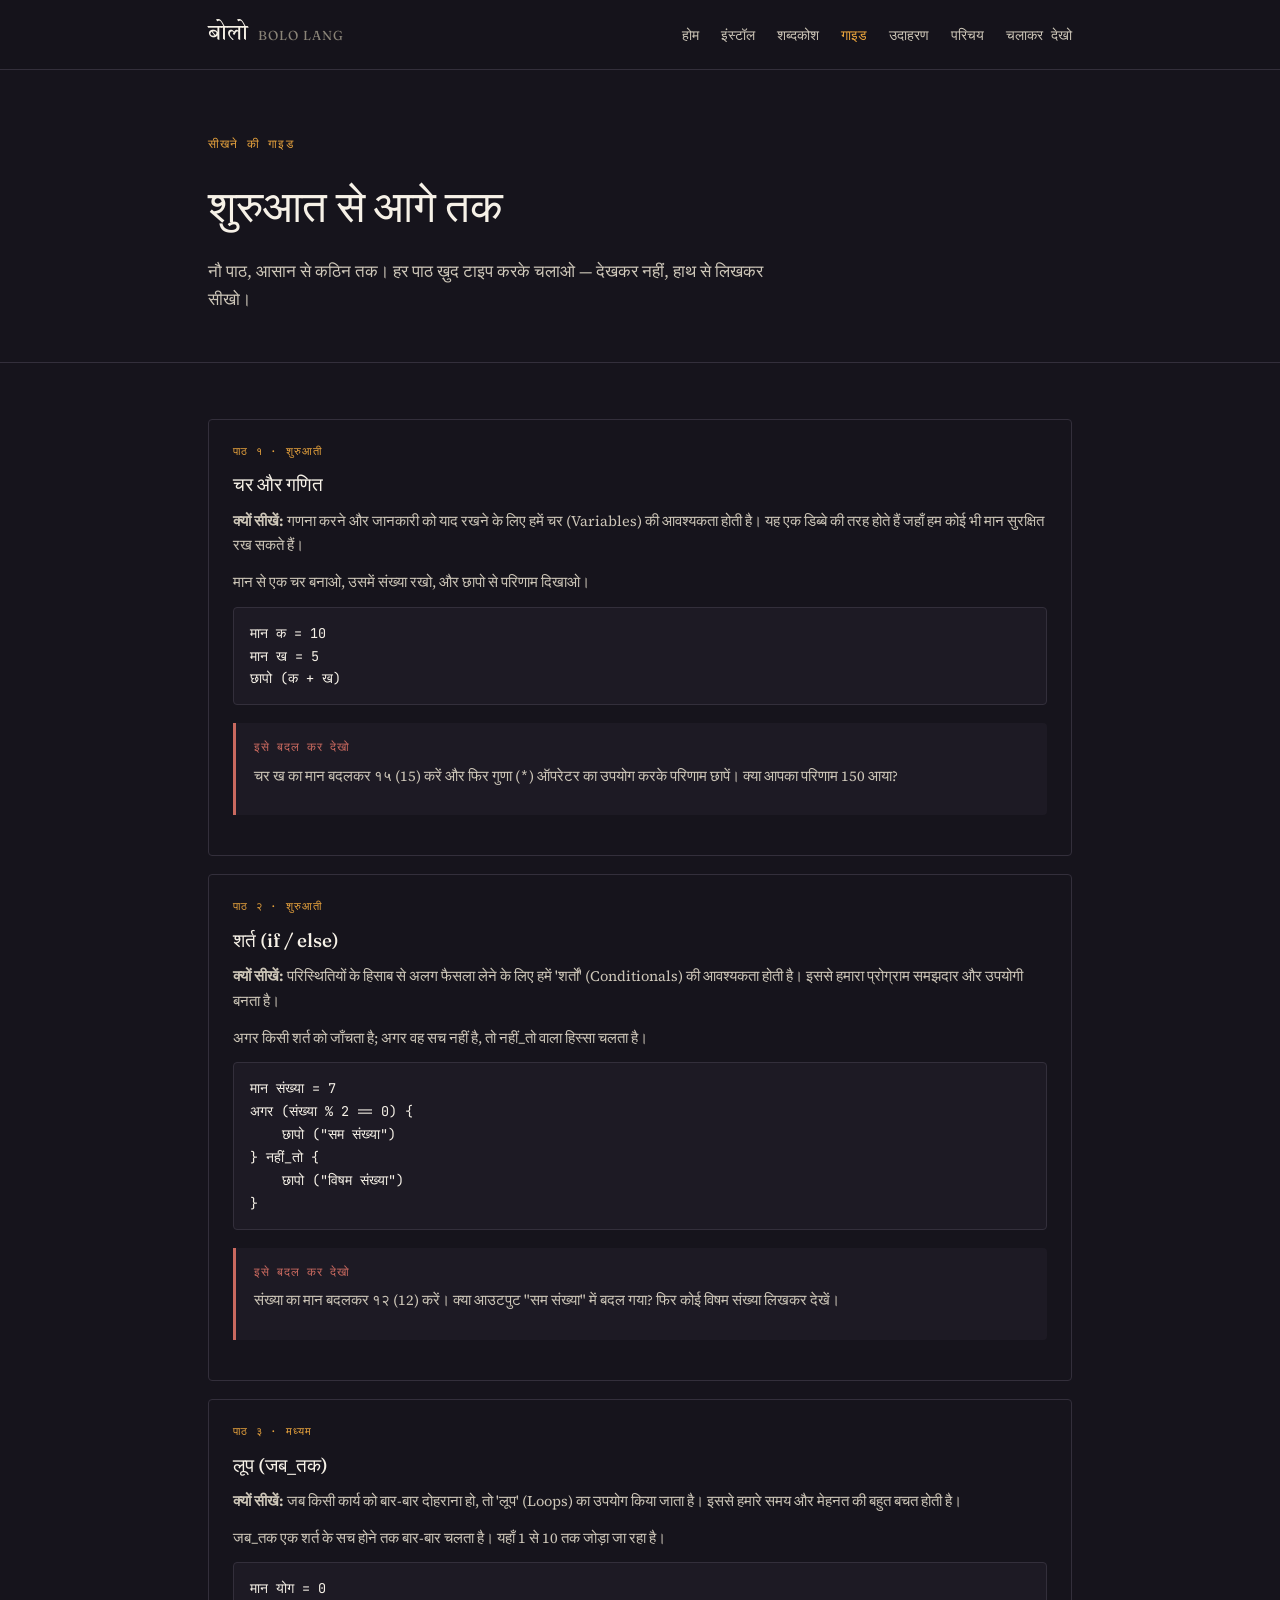
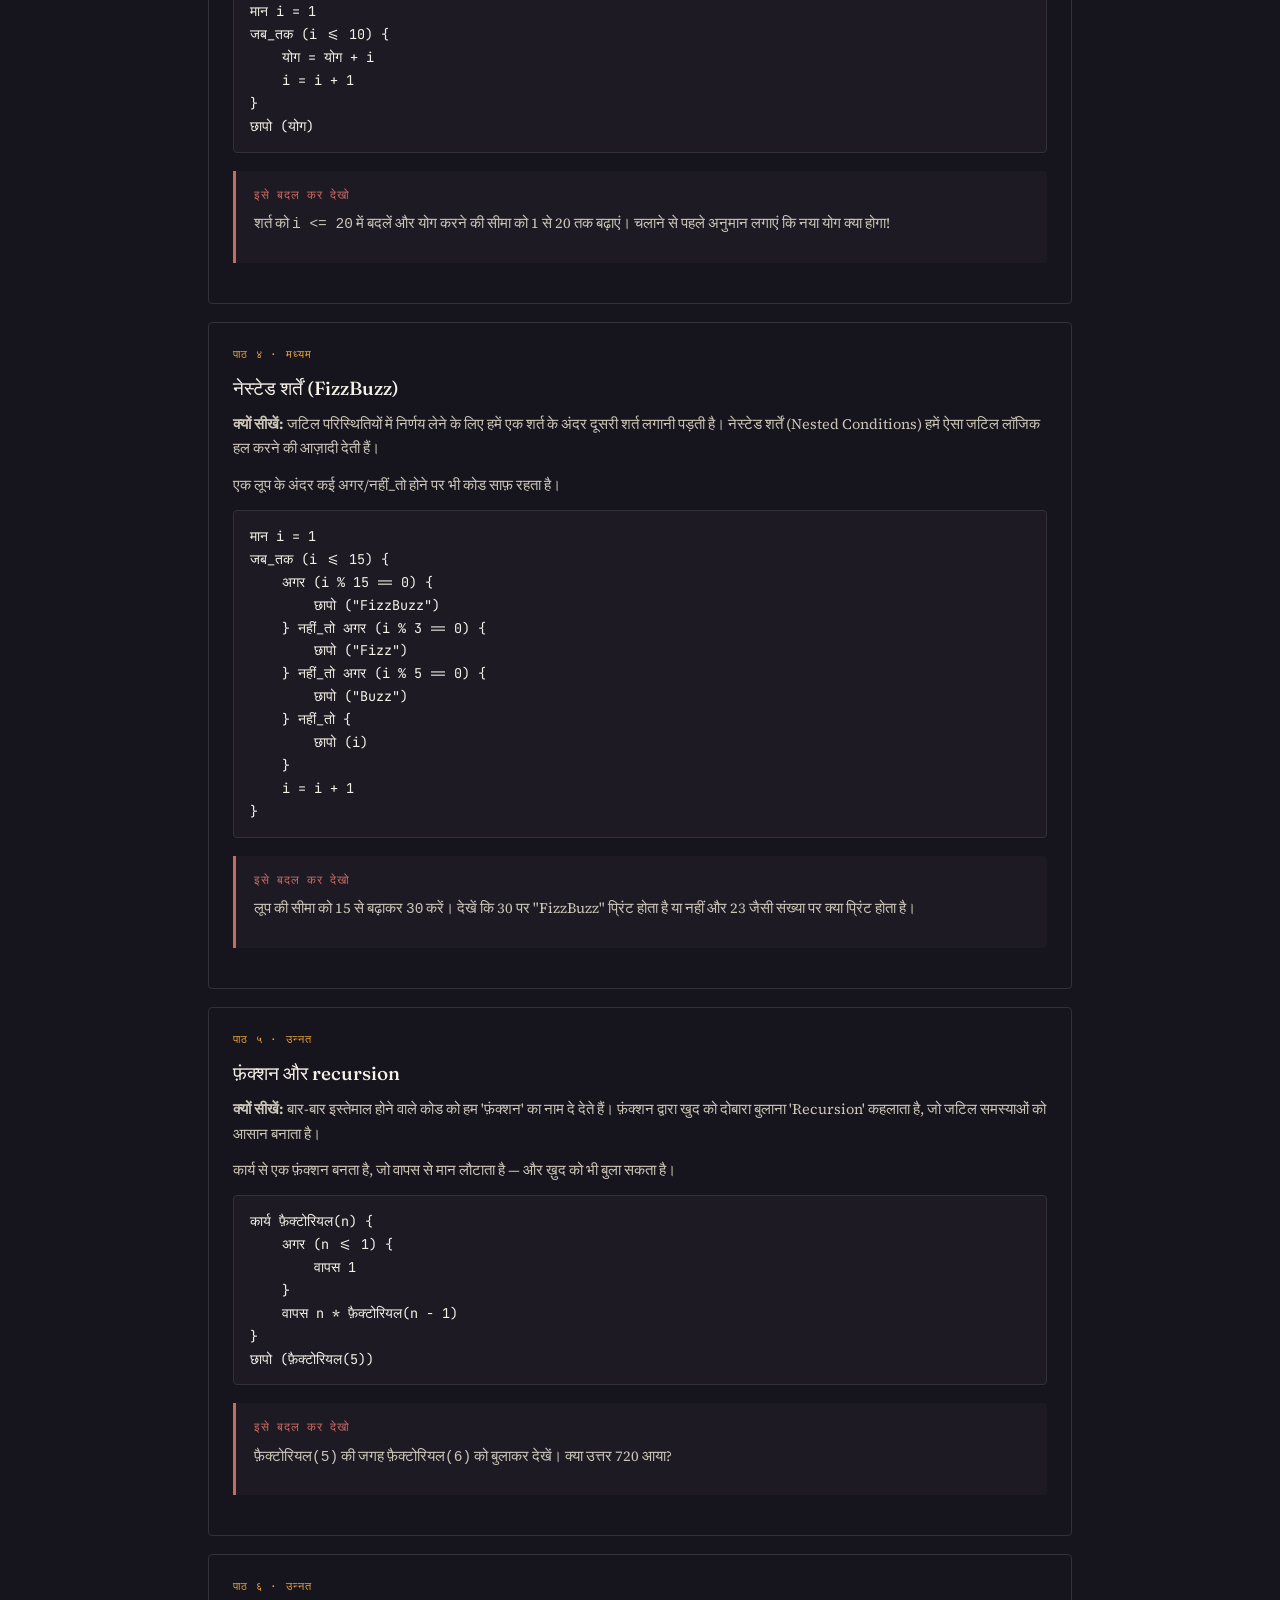
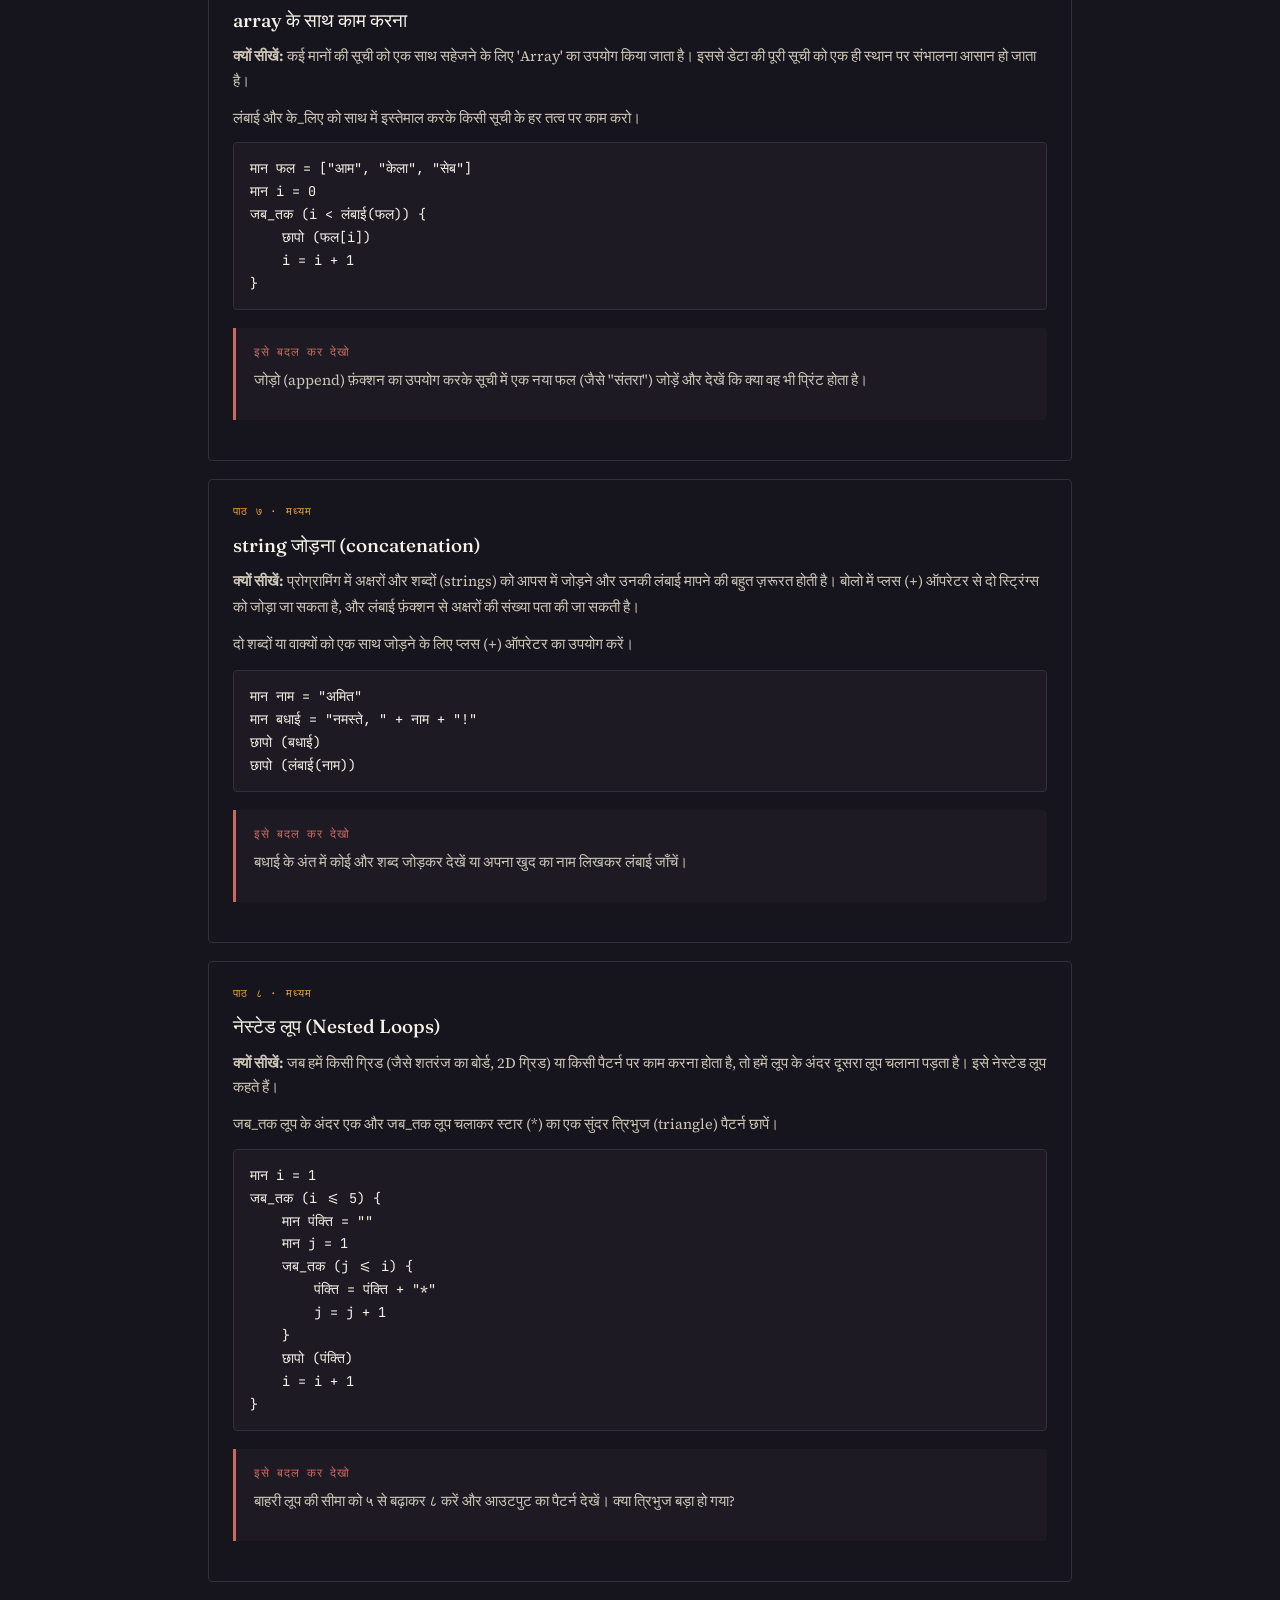
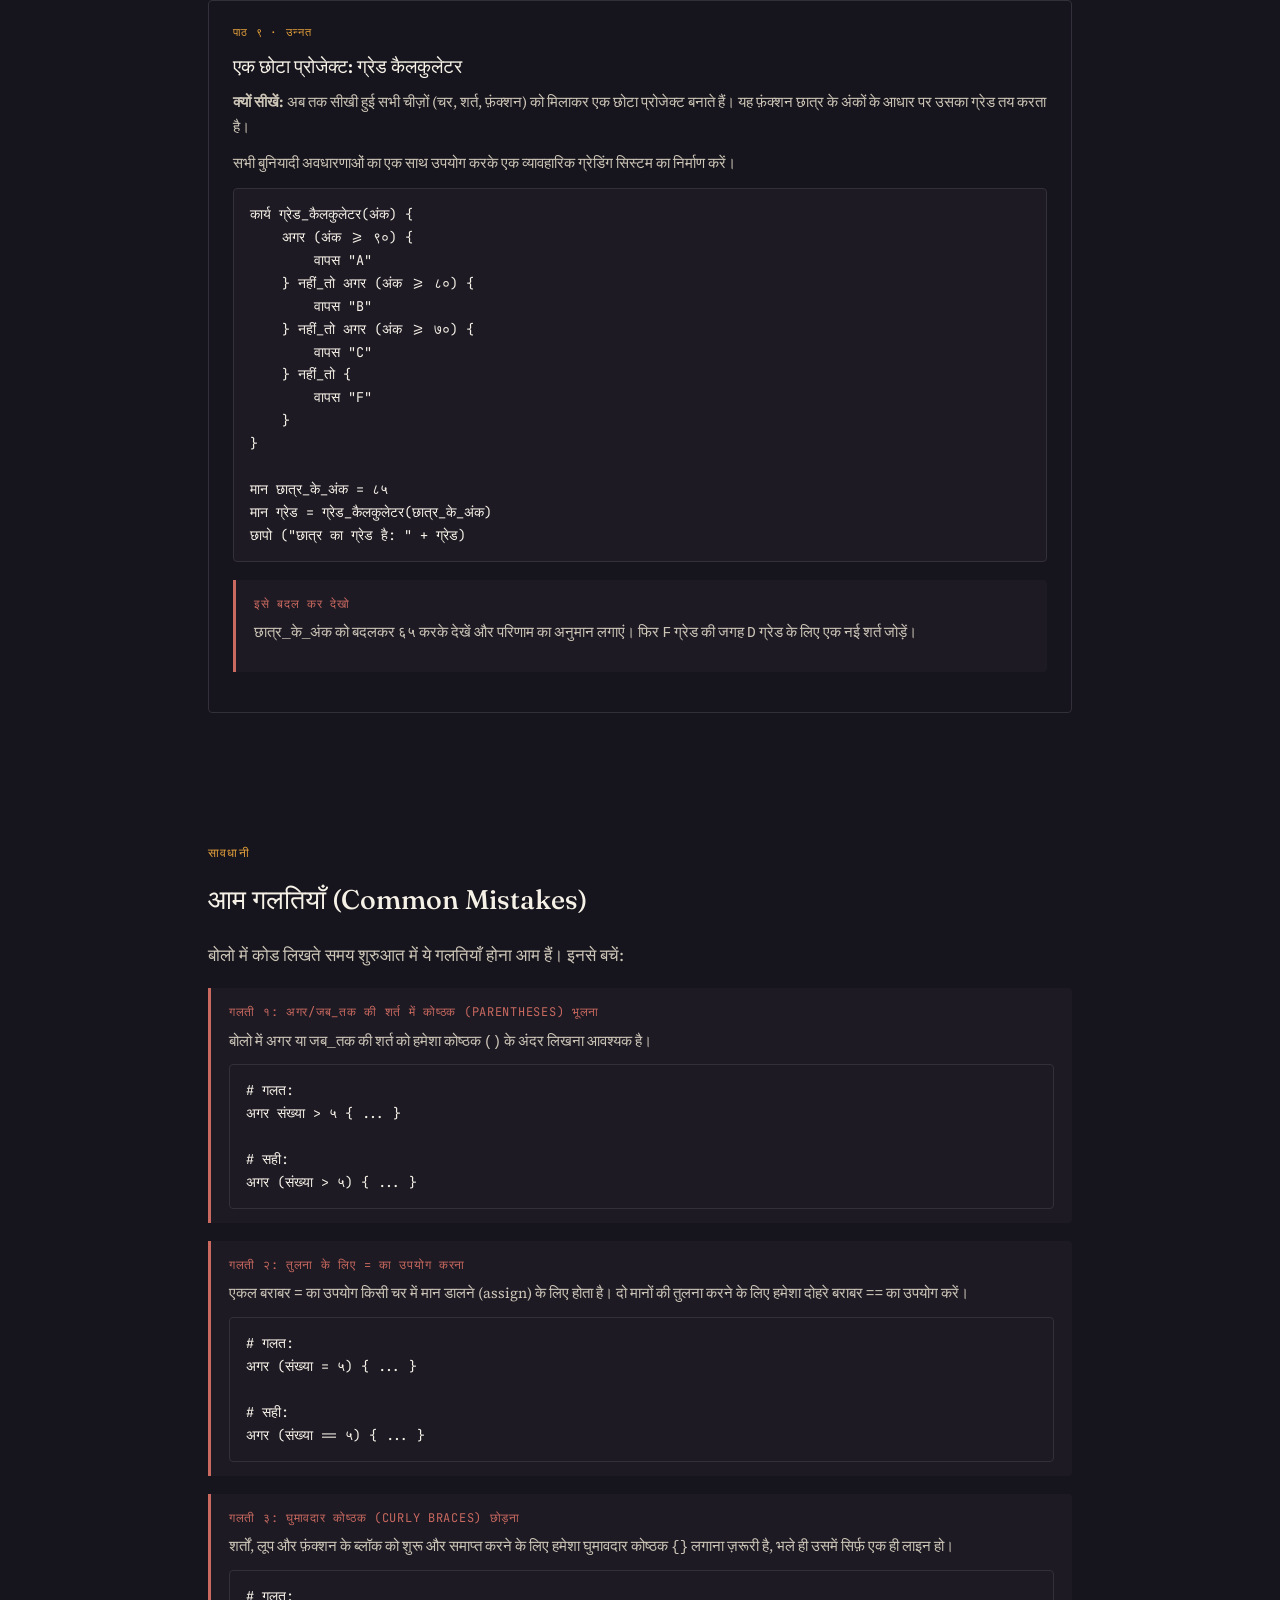
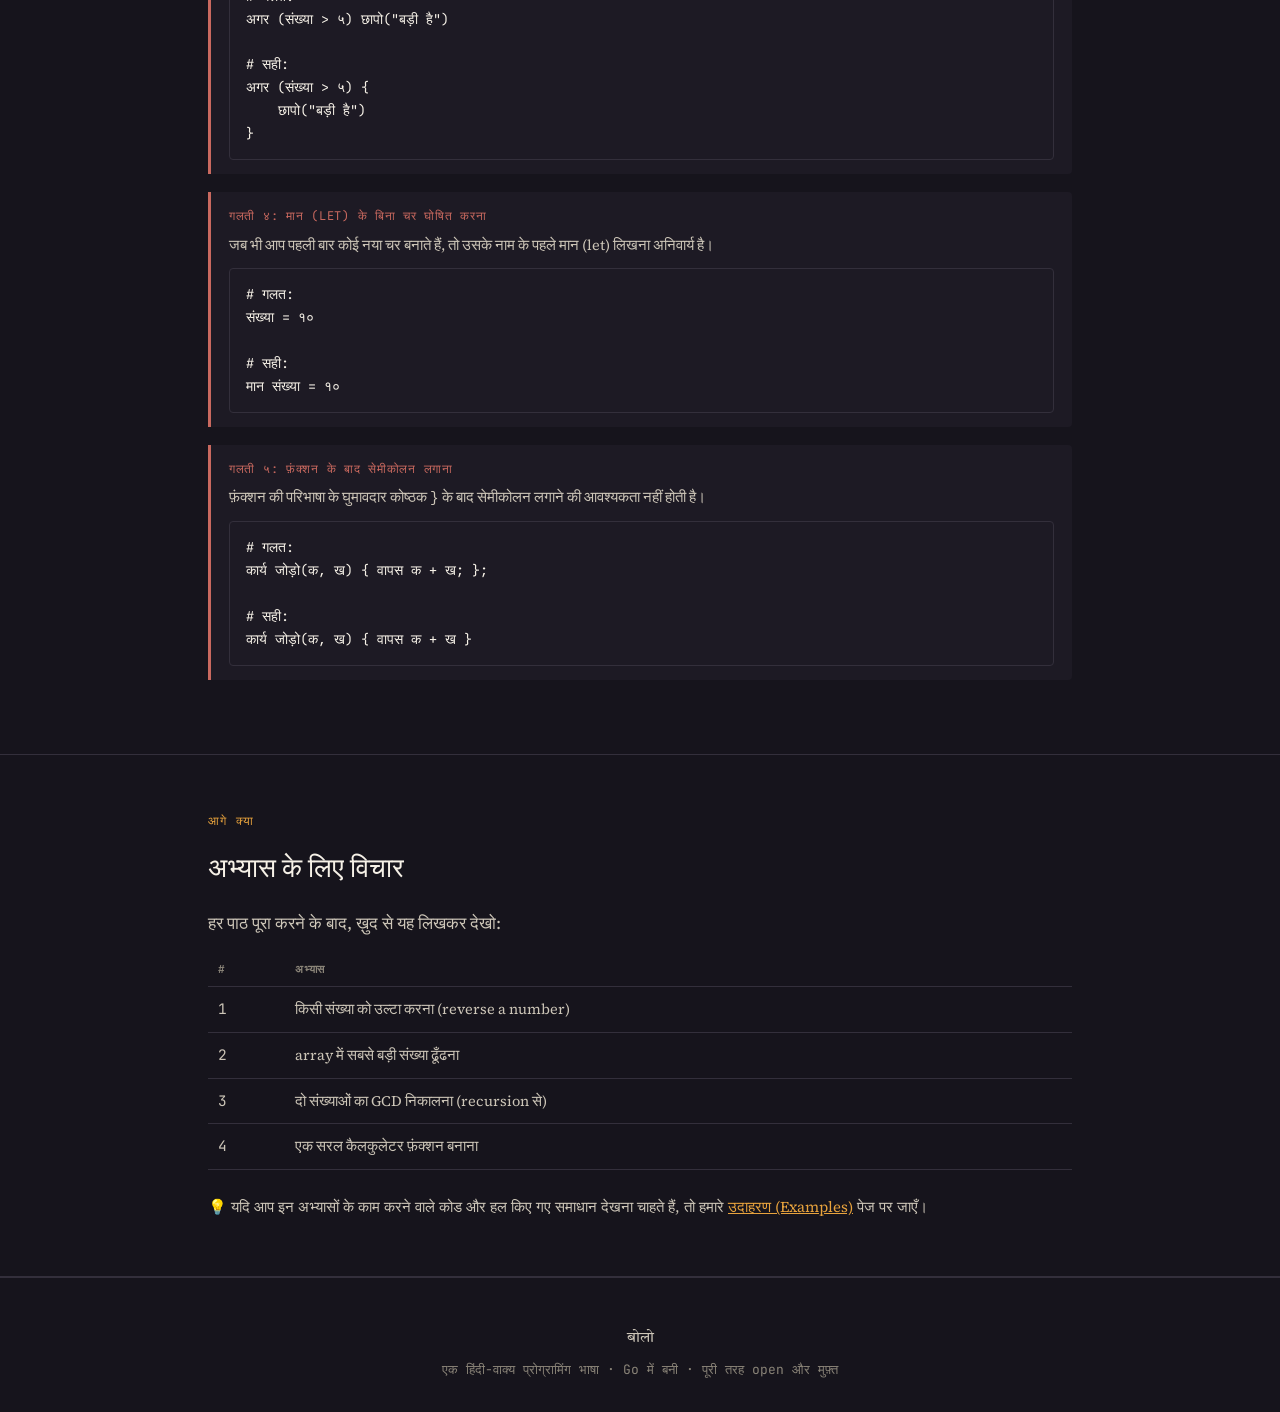
<file: guide.html>
<!DOCTYPE html>
<html lang="hi" translate="no">
<head>
<meta charset="UTF-8">
<meta name="google" content="notranslate">
<meta name="viewport" content="width=device-width, initial-scale=1.0">
<title>गाइड — बोलो</title>
<link rel="preconnect" href="https://fonts.googleapis.com">
<link rel="preconnect" href="https://fonts.gstatic.com" crossorigin>
<link href="https://fonts.googleapis.com/css2?family=Tiro+Devanagari+Hindi:ital@0;1&family=Fraunces:opsz,wght@9..144,400;9..144,500;9..144,600&family=JetBrains+Mono:wght@400;500&family=Source+Serif+4:wght@400;500&display=swap" rel="stylesheet">
<link rel="stylesheet" href="style.css">
</head>
<body>

<nav>
  <div class="wrap">
    <a class="brand" href="index.html">
      <span class="brand-word">बोलो</span>
      <span class="brand-en">bolo lang</span>
    </a>
    <button class="nav-toggle" aria-label="Toggle navigation" aria-expanded="false">☰</button>
    <ul>
      <li><a class="navlink" href="index.html">होम</a></li>
      <li><a class="navlink" href="install.html">इंस्टॉल</a></li>
      <li><a class="navlink" href="keywords.html">शब्दकोश</a></li>
      <li><a class="navlink active" href="guide.html">गाइड</a></li>
      <li><a class="navlink" href="examples.html">उदाहरण</a></li>
      <li><a class="navlink" href="about.html">परिचय</a></li>
      <li><a class="navlink" href="try.html">चलाकर देखो</a></li>
    </ul>
  </div>
</nav>

<header class="page-hero">
  <div class="wrap">
    <div class="section-label">सीखने की गाइड</div>
    <h1 class="page-title">शुरुआत से आगे तक</h1>
    <p class="page-sub">नौ पाठ, आसान से कठिन तक। हर पाठ ख़ुद टाइप करके चलाओ &mdash; देखकर नहीं, हाथ से लिखकर सीखो।</p>
  </div>
</header>

<section>
  <div class="wrap">

    <div class="lesson">
      <div class="lesson-level">पाठ १ &middot; शुरुआती</div>
      <h3>चर और गणित</h3>
      <p><strong>क्यों सीखें:</strong> गणना करने और जानकारी को याद रखने के लिए हमें चर (Variables) की आवश्यकता होती है। यह एक डिब्बे की तरह होते हैं जहाँ हम कोई भी मान सुरक्षित रख सकते हैं।</p>
      <p>मान से एक चर बनाओ, उसमें संख्या रखो, और छापो से परिणाम दिखाओ।</p>
      <pre class="code-block">मान क = 10
मान ख = 5
छापो (क + ख)</pre>
      <div class="callout">
        <div class="callout-title">इसे बदल कर देखो</div>
        <p>चर <code>ख</code> का मान बदलकर <code>१५</code> (15) करें और फिर गुणा (<code>*</code>) ऑपरेटर का उपयोग करके परिणाम छापें। क्या आपका परिणाम 150 आया?</p>
      </div>
    </div>

    <div class="lesson">
      <div class="lesson-level">पाठ २ &middot; शुरुआती</div>
      <h3>शर्त (if / else)</h3>
      <p><strong>क्यों सीखें:</strong> परिस्थितियों के हिसाब से अलग फैसला लेने के लिए हमें 'शर्तों' (Conditionals) की आवश्यकता होती है। इससे हमारा प्रोग्राम समझदार और उपयोगी बनता है।</p>
      <p>अगर किसी शर्त को जाँचता है; अगर वह सच नहीं है, तो नहीं_तो वाला हिस्सा चलता है।</p>
      <pre class="code-block">मान संख्या = 7
अगर (संख्या % 2 == 0) {
    छापो ("सम संख्या")
} नहीं_तो {
    छापो ("विषम संख्या")
}</pre>
      <div class="callout">
        <div class="callout-title">इसे बदल कर देखो</div>
        <p><code>संख्या</code> का मान बदलकर <code>१२</code> (12) करें। क्या आउटपुट "सम संख्या" में बदल गया? फिर कोई विषम संख्या लिखकर देखें।</p>
      </div>
    </div>

    <div class="lesson">
      <div class="lesson-level">पाठ ३ &middot; मध्यम</div>
      <h3>लूप (जब_तक)</h3>
      <p><strong>क्यों सीखें:</strong> जब किसी कार्य को बार-बार दोहराना हो, तो 'लूप' (Loops) का उपयोग किया जाता है। इससे हमारे समय और मेहनत की बहुत बचत होती है।</p>
      <p>जब_तक एक शर्त के सच होने तक बार-बार चलता है। यहाँ 1 से 10 तक जोड़ा जा रहा है।</p>
      <pre class="code-block">मान योग = 0
मान i = 1
जब_तक (i <= 10) {
    योग = योग + i
    i = i + 1
}
छापो (योग)</pre>
      <div class="callout">
        <div class="callout-title">इसे बदल कर देखो</div>
        <p>शर्त को <code>i <= 20</code> में बदलें और योग करने की सीमा को 1 से 20 तक बढ़ाएं। चलाने से पहले अनुमान लगाएं कि नया योग क्या होगा!</p>
      </div>
    </div>

    <div class="lesson">
      <div class="lesson-level">पाठ ४ &middot; मध्यम</div>
      <h3>नेस्टेड शर्तें (FizzBuzz)</h3>
      <p><strong>क्यों सीखें:</strong> जटिल परिस्थितियों में निर्णय लेने के लिए हमें एक शर्त के अंदर दूसरी शर्त लगानी पड़ती है। नेस्टेड शर्तें (Nested Conditions) हमें ऐसा जटिल लॉजिक हल करने की आज़ादी देती हैं।</p>
      <p>एक लूप के अंदर कई अगर/नहीं_तो होने पर भी कोड साफ़ रहता है।</p>
      <pre class="code-block">मान i = 1
जब_तक (i <= 15) {
    अगर (i % 15 == 0) {
        छापो ("FizzBuzz")
    } नहीं_तो अगर (i % 3 == 0) {
        छापो ("Fizz")
    } नहीं_तो अगर (i % 5 == 0) {
        छापो ("Buzz")
    } नहीं_तो {
        छापो (i)
    }
    i = i + 1
}</pre>
      <div class="callout">
        <div class="callout-title">इसे बदल कर देखो</div>
        <p>लूप की सीमा को 15 से बढ़ाकर <code>30</code> करें। देखें कि 30 पर "FizzBuzz" प्रिंट होता है या नहीं और 23 जैसी संख्या पर क्या प्रिंट होता है।</p>
      </div>
    </div>

    <div class="lesson">
      <div class="lesson-level">पाठ ५ &middot; उन्नत</div>
      <h3>फ़ंक्शन और recursion</h3>
      <p><strong>क्यों सीखें:</strong> बार-बार इस्तेमाल होने वाले कोड को हम 'फ़ंक्शन' का नाम दे देते हैं। फ़ंक्शन द्वारा खुद को दोबारा बुलाना 'Recursion' कहलाता है, जो जटिल समस्याओं को आसान बनाता है।</p>
      <p>कार्य से एक फ़ंक्शन बनता है, जो वापस से मान लौटाता है &mdash; और ख़ुद को भी बुला सकता है।</p>
      <pre class="code-block">कार्य फ़ैक्टोरियल(n) {
    अगर (n <= 1) {
        वापस 1
    }
    वापस n * फ़ैक्टोरियल(n - 1)
}
छापो (फ़ैक्टोरियल(5))</pre>
      <div class="callout">
        <div class="callout-title">इसे बदल कर देखो</div>
        <p><code>फ़ैक्टोरियल(5)</code> की जगह <code>फ़ैक्टोरियल(6)</code> को बुलाकर देखें। क्या उत्तर 720 आया?</p>
      </div>
    </div>

    <div class="lesson">
      <div class="lesson-level">पाठ ६ &middot; उन्नत</div>
      <h3>array के साथ काम करना</h3>
      <p><strong>क्यों सीखें:</strong> कई मानों की सूची को एक साथ सहेजने के लिए 'Array' का उपयोग किया जाता है। इससे डेटा की पूरी सूची को एक ही स्थान पर संभालना आसान हो जाता है।</p>
      <p>लंबाई और के_लिए को साथ में इस्तेमाल करके किसी सूची के हर तत्व पर काम करो।</p>
      <pre class="code-block">मान फल = ["आम", "केला", "सेब"]
मान i = 0
जब_तक (i < लंबाई(फल)) {
    छापो (फल[i])
    i = i + 1
}</pre>
      <div class="callout">
        <div class="callout-title">इसे बदल कर देखो</div>
        <p><code>जोड़ो</code> (append) फ़ंक्शन का उपयोग करके सूची में एक नया फल (जैसे "संतरा") जोड़ें और देखें कि क्या वह भी प्रिंट होता है।</p>
      </div>
    </div>

    <div class="lesson">
      <div class="lesson-level">पाठ ७ &middot; मध्यम</div>
      <h3>string जोड़ना (concatenation)</h3>
      <p><strong>क्यों सीखें:</strong> प्रोग्रामिंग में अक्षरों और शब्दों (strings) को आपस में जोड़ने और उनकी लंबाई मापने की बहुत ज़रूरत होती है। बोलो में प्लस (<code>+</code>) ऑपरेटर से दो स्ट्रिंग्स को जोड़ा जा सकता है, और <code>लंबाई</code> फ़ंक्शन से अक्षरों की संख्या पता की जा सकती है।</p>
      <p>दो शब्दों या वाक्यों को एक साथ जोड़ने के लिए प्लस (<code>+</code>) ऑपरेटर का उपयोग करें।</p>
      <pre class="code-block">मान नाम = "अमित"
मान बधाई = "नमस्ते, " + नाम + "!"
छापो (बधाई)
छापो (लंबाई(नाम))</pre>
      <div class="callout">
        <div class="callout-title">इसे बदल कर देखो</div>
        <p><code>बधाई</code> के अंत में कोई और शब्द जोड़कर देखें या अपना खुद का नाम लिखकर लंबाई जाँचें।</p>
      </div>
    </div>

    <div class="lesson">
      <div class="lesson-level">पाठ ८ &middot; मध्यम</div>
      <h3>नेस्टेड लूप (Nested Loops)</h3>
      <p><strong>क्यों सीखें:</strong> जब हमें किसी ग्रिड (जैसे शतरंज का बोर्ड, 2D ग्रिड) या किसी पैटर्न पर काम करना होता है, तो हमें लूप के अंदर दूसरा लूप चलाना पड़ता है। इसे नेस्टेड लूप कहते हैं।</p>
      <p>जब_तक लूप के अंदर एक और जब_तक लूप चलाकर स्टार (*) का एक सुंदर त्रिभुज (triangle) पैटर्न छापें।</p>
      <pre class="code-block">मान i = 1
जब_तक (i <= 5) {
    मान पंक्ति = ""
    मान j = 1
    जब_तक (j <= i) {
        पंक्ति = पंक्ति + "*"
        j = j + 1
    }
    छापो (पंक्ति)
    i = i + 1
}</pre>
      <div class="callout">
        <div class="callout-title">इसे बदल कर देखो</div>
        <p>बाहरी लूप की सीमा को <code>५</code> से बढ़ाकर <code>८</code> करें और आउटपुट का पैटर्न देखें। क्या त्रिभुज बड़ा हो गया?</p>
      </div>
    </div>

    <div class="lesson">
      <div class="lesson-level">पाठ ९ &middot; उन्नत</div>
      <h3>एक छोटा प्रोजेक्ट: ग्रेड कैलकुलेटर</h3>
      <p><strong>क्यों सीखें:</strong> अब तक सीखी हुई सभी चीज़ों (चर, शर्त, फ़ंक्शन) को मिलाकर एक छोटा प्रोजेक्ट बनाते हैं। यह फ़ंक्शन छात्र के अंकों के आधार पर उसका ग्रेड तय करता है।</p>
      <p>सभी बुनियादी अवधारणाओं का एक साथ उपयोग करके एक व्यावहारिक ग्रेडिंग सिस्टम का निर्माण करें।</p>
      <pre class="code-block">कार्य ग्रेड_कैलकुलेटर(अंक) {
    अगर (अंक >= ९०) {
        वापस "A"
    } नहीं_तो अगर (अंक >= ८०) {
        वापस "B"
    } नहीं_तो अगर (अंक >= ७०) {
        वापस "C"
    } नहीं_तो {
        वापस "F"
    }
}

मान छात्र_के_अंक = ८५
मान ग्रेड = ग्रेड_कैलकुलेटर(छात्र_के_अंक)
छापो ("छात्र का ग्रेड है: " + ग्रेड)</pre>
      <div class="callout">
        <div class="callout-title">इसे बदल कर देखो</div>
        <p><code>छात्र_के_अंक</code> को बदलकर <code>६५</code> करके देखें और परिणाम का अनुमान लगाएं। फिर <code>F</code> ग्रेड की जगह <code>D</code> ग्रेड के लिए एक नई शर्त जोड़ें।</p>
      </div>
    </div>

  </div>
</section>

<section class="bordered">
  <div class="wrap">
    <div class="section-label">सावधानी</div>
    <h2>आम गलतियाँ (Common Mistakes)</h2>
    <p class="lede">बोलो में कोड लिखते समय शुरुआत में ये गलतियाँ होना आम हैं। इनसे बचें:</p>

    <div class="callout">
      <div class="callout-title">गलती १: अगर/जब_तक की शर्त में कोष्ठक (Parentheses) भूलना</div>
      <p>बोलो में <code>अगर</code> या <code>जब_तक</code> की शर्त को हमेशा कोष्ठक <code>()</code> के अंदर लिखना आवश्यक है।</p>
      <pre class="code-block"># गलत:
अगर संख्या > ५ { ... }

# सही:
अगर (संख्या > ५) { ... }</pre>
    </div>

    <div class="callout">
      <div class="callout-title">गलती २: तुलना के लिए = का उपयोग करना</div>
      <p>एकल बराबर <code>=</code> का उपयोग किसी चर में मान डालने (assign) के लिए होता है। दो मानों की तुलना करने के लिए हमेशा दोहरे बराबर <code>==</code> का उपयोग करें।</p>
      <pre class="code-block"># गलत:
अगर (संख्या = ५) { ... }

# सही:
अगर (संख्या == ५) { ... }</pre>
    </div>

    <div class="callout">
      <div class="callout-title">गलती ३: घुमावदार कोष्ठक (Curly Braces) छोड़ना</div>
      <p>शर्तों, लूप और फ़ंक्शन के ब्लॉक को शुरू और समाप्त करने के लिए हमेशा घुमावदार कोष्ठक <code>{}</code> लगाना ज़रूरी है, भले ही उसमें सिर्फ़ एक ही लाइन हो।</p>
      <pre class="code-block"># गलत:
अगर (संख्या > ५) छापो("बड़ी है")

# सही:
अगर (संख्या > ५) {
    छापो("बड़ी है")
}</pre>
    </div>

    <div class="callout">
      <div class="callout-title">गलती ४: मान (let) के बिना चर घोषित करना</div>
      <p>जब भी आप पहली बार कोई नया चर बनाते हैं, तो उसके नाम के पहले <code>मान</code> (let) लिखना अनिवार्य है।</p>
      <pre class="code-block"># गलत:
संख्या = १०

# सही:
मान संख्या = १०</pre>
    </div>

    <div class="callout">
      <div class="callout-title">गलती ५: फ़ंक्शन के बाद सेमीकोलन लगाना</div>
      <p>फ़ंक्शन की परिभाषा के घुमावदार कोष्ठक <code>}</code> के बाद सेमीकोलन लगाने की आवश्यकता नहीं होती है।</p>
      <pre class="code-block"># गलत:
कार्य जोड़ो(क, ख) { वापस क + ख; };

# सही:
कार्य जोड़ो(क, ख) { वापस क + ख }</pre>
    </div>

  </div>
</section>

<section class="bordered">
  <div class="wrap">
    <div class="section-label">आगे क्या</div>
    <h2>अभ्यास के लिए विचार</h2>
    <p class="lede">हर पाठ पूरा करने के बाद, ख़ुद से यह लिखकर देखो:</p>
    <table class="ref-table">
      <tr><th>#</th><th>अभ्यास</th></tr>
      <tr><td class="mono">1</td><td>किसी संख्या को उल्टा करना (reverse a number)</td></tr>
      <tr><td class="mono">2</td><td>array में सबसे बड़ी संख्या ढूँढना</td></tr>
      <tr><td class="mono">3</td><td>दो संख्याओं का GCD निकालना (recursion से)</td></tr>
      <tr><td class="mono">4</td><td>एक सरल कैलकुलेटर फ़ंक्शन बनाना</td></tr>
    </table>
    <p style="margin-top: 24px; font-size: 15px; color: var(--text-soft);">💡 यदि आप इन अभ्यासों के काम करने वाले कोड और हल किए गए समाधान देखना चाहते हैं, तो हमारे <a href="examples.html" style="color: var(--marigold); text-decoration: underline;">उदाहरण (Examples)</a> पेज पर जाएँ।</p>
  </div>
</section>

<footer>
  <div class="wrap">
    <span class="deva">बोलो</span>
    <p>एक हिंदी-वाक्य प्रोग्रामिंग भाषा &middot; Go में बनी &middot; पूरी तरह open और मुफ़्त</p>
  </div>
</footer>

<script src="nav.js"></script>
</body>
</html>
</file>
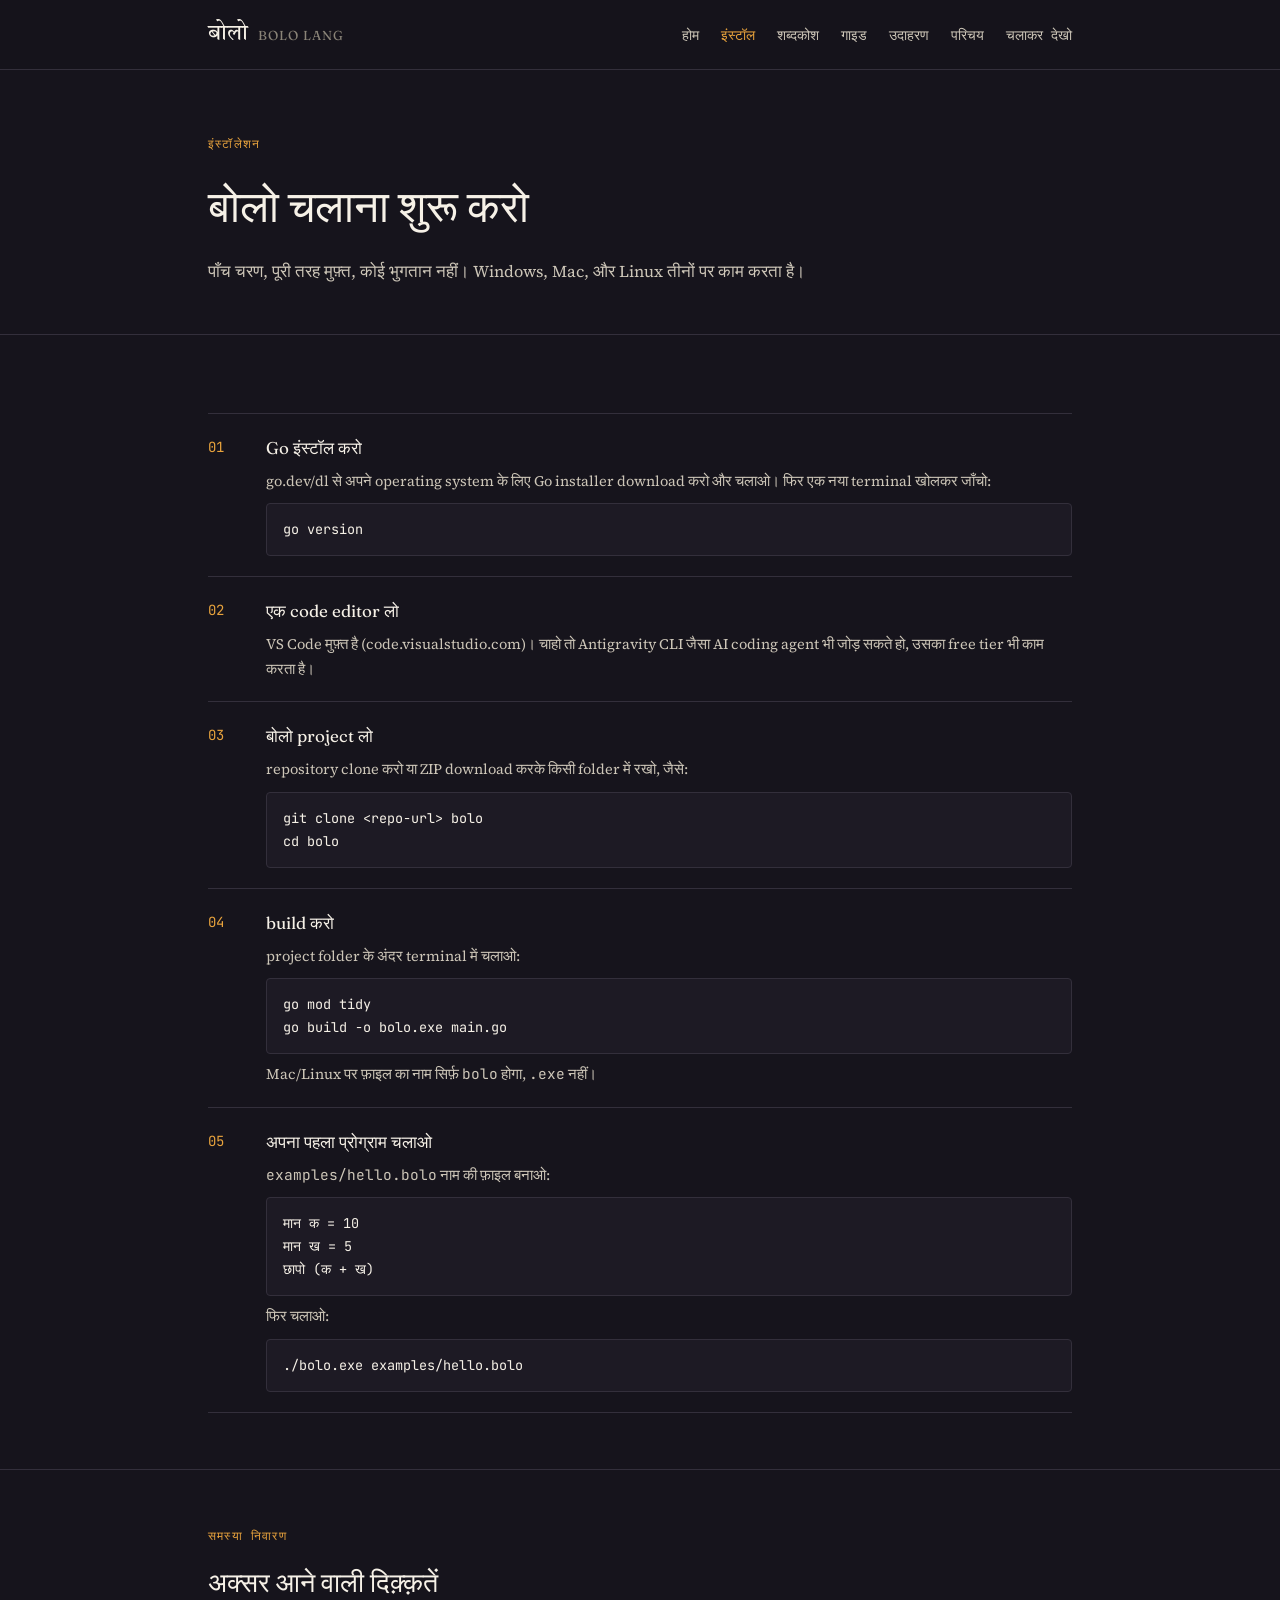
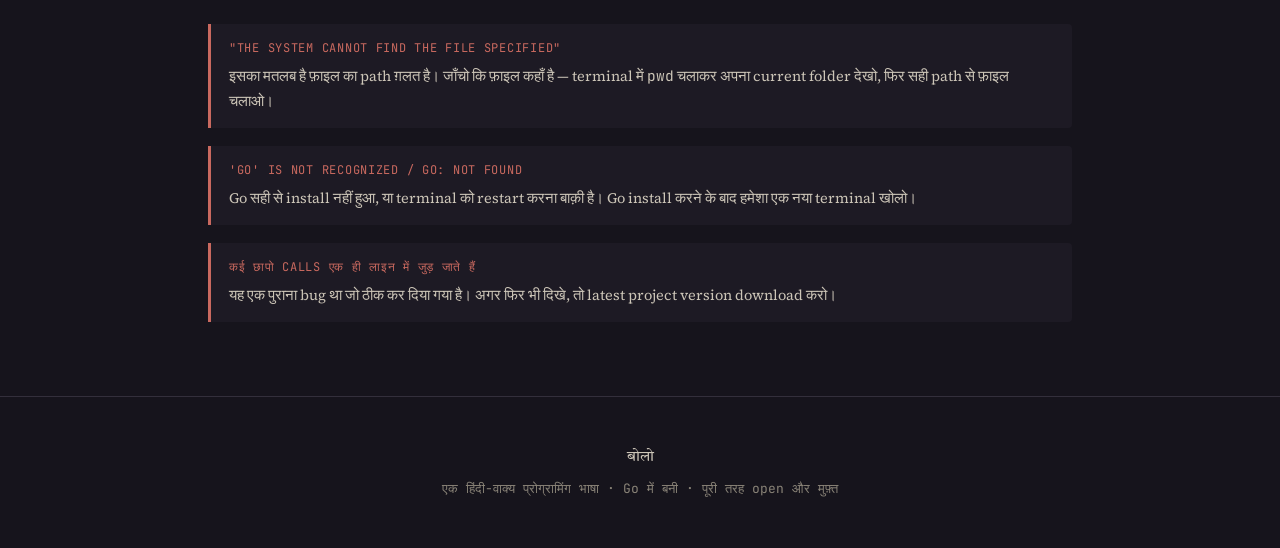
<file: install.html>
<!DOCTYPE html>
<html lang="hi" translate="no">
<head>
<meta charset="UTF-8">
<meta name="google" content="notranslate">
<meta name="viewport" content="width=device-width, initial-scale=1.0">
<title>इंस्टॉल करो — बोलो</title>
<link rel="preconnect" href="https://fonts.googleapis.com">
<link rel="preconnect" href="https://fonts.gstatic.com" crossorigin>
<link href="https://fonts.googleapis.com/css2?family=Tiro+Devanagari+Hindi:ital@0;1&family=Fraunces:opsz,wght@9..144,400;9..144,500;9..144,600&family=JetBrains+Mono:wght@400;500&family=Source+Serif+4:wght@400;500&display=swap" rel="stylesheet">
<link rel="stylesheet" href="style.css">
</head>
<body>

<nav>
  <div class="wrap">
    <a class="brand" href="index.html">
      <span class="brand-word">बोलो</span>
      <span class="brand-en">bolo lang</span>
    </a>
    <button class="nav-toggle" aria-label="Toggle navigation" aria-expanded="false">☰</button>
    <ul>
      <li><a class="navlink" href="index.html">होम</a></li>
      <li><a class="navlink active" href="install.html">इंस्टॉल</a></li>
      <li><a class="navlink" href="keywords.html">शब्दकोश</a></li>
      <li><a class="navlink" href="guide.html">गाइड</a></li>
      <li><a class="navlink" href="examples.html">उदाहरण</a></li>
      <li><a class="navlink" href="about.html">परिचय</a></li>
      <li><a class="navlink" href="try.html">चलाकर देखो</a></li>
    </ul>
  </div>
</nav>

<header class="page-hero">
  <div class="wrap">
    <div class="section-label">इंस्टॉलेशन</div>
    <h1 class="page-title">बोलो चलाना शुरू करो</h1>
    <p class="page-sub">पाँच चरण, पूरी तरह मुफ़्त, कोई भुगतान नहीं। Windows, Mac, और Linux तीनों पर काम करता है।</p>
  </div>
</header>

<section class="bordered">
  <div class="wrap">
    <div class="steps">
      <div class="step">
        <div class="step-num"></div>
        <div>
          <div class="step-title">Go इंस्टॉल करो</div>
          <div class="step-body">go.dev/dl से अपने operating system के लिए Go installer download करो और चलाओ। फिर एक नया terminal खोलकर जाँचो:</div>
          <pre class="code-block">go version</pre>
        </div>
      </div>

      <div class="step">
        <div class="step-num"></div>
        <div>
          <div class="step-title">एक code editor लो</div>
          <div class="step-body">VS Code मुफ़्त है (code.visualstudio.com)। चाहो तो Antigravity CLI जैसा AI coding agent भी जोड़ सकते हो, उसका free tier भी काम करता है।</div>
        </div>
      </div>

      <div class="step">
        <div class="step-num"></div>
        <div>
          <div class="step-title">बोलो project लो</div>
          <div class="step-body">repository clone करो या ZIP download करके किसी folder में रखो, जैसे:</div>
          <pre class="code-block">git clone &lt;repo-url&gt; bolo
cd bolo</pre>
        </div>
      </div>

      <div class="step">
        <div class="step-num"></div>
        <div>
          <div class="step-title">build करो</div>
          <div class="step-body">project folder के अंदर terminal में चलाओ:</div>
          <pre class="code-block">go mod tidy
go build -o bolo.exe main.go</pre>
          <div class="step-body" style="margin-top:8px">Mac/Linux पर फ़ाइल का नाम सिर्फ़ <span class="mono">bolo</span> होगा, <span class="mono">.exe</span> नहीं।</div>
        </div>
      </div>

      <div class="step">
        <div class="step-num"></div>
        <div>
          <div class="step-title">अपना पहला प्रोग्राम चलाओ</div>
          <div class="step-body"><span class="mono">examples/hello.bolo</span> नाम की फ़ाइल बनाओ:</div>
          <pre class="code-block">मान क = 10
मान ख = 5
छापो (क + ख)</pre>
          <div class="step-body" style="margin-top:8px">फिर चलाओ:</div>
          <pre class="code-block">./bolo.exe examples/hello.bolo</pre>
        </div>
      </div>
    </div>
  </div>
</section>

<section>
  <div class="wrap">
    <div class="section-label">समस्या निवारण</div>
    <h2>अक्सर आने वाली दिक़्क़तें</h2>

    <div class="callout">
      <div class="callout-title">"The system cannot find the file specified"</div>
      इसका मतलब है फ़ाइल का path ग़लत है। जाँचो कि फ़ाइल कहाँ है &mdash; terminal में <span class="mono">pwd</span> चलाकर अपना current folder देखो, फिर सही path से फ़ाइल चलाओ।
    </div>

    <div class="callout">
      <div class="callout-title">'go' is not recognized / go: not found</div>
      Go सही से install नहीं हुआ, या terminal को restart करना बाक़ी है। Go install करने के बाद हमेशा एक नया terminal खोलो।
    </div>

    <div class="callout">
      <div class="callout-title">कई छापो calls एक ही लाइन में जुड़ जाते हैं</div>
      यह एक पुराना bug था जो ठीक कर दिया गया है। अगर फिर भी दिखे, तो latest project version download करो।
    </div>
  </div>
</section>

<footer>
  <div class="wrap">
    <span class="deva">बोलो</span>
    <p>एक हिंदी-वाक्य प्रोग्रामिंग भाषा &middot; Go में बनी &middot; पूरी तरह open और मुफ़्त</p>
  </div>
</footer>

<script src="nav.js"></script>
</body>
</html>
</file>
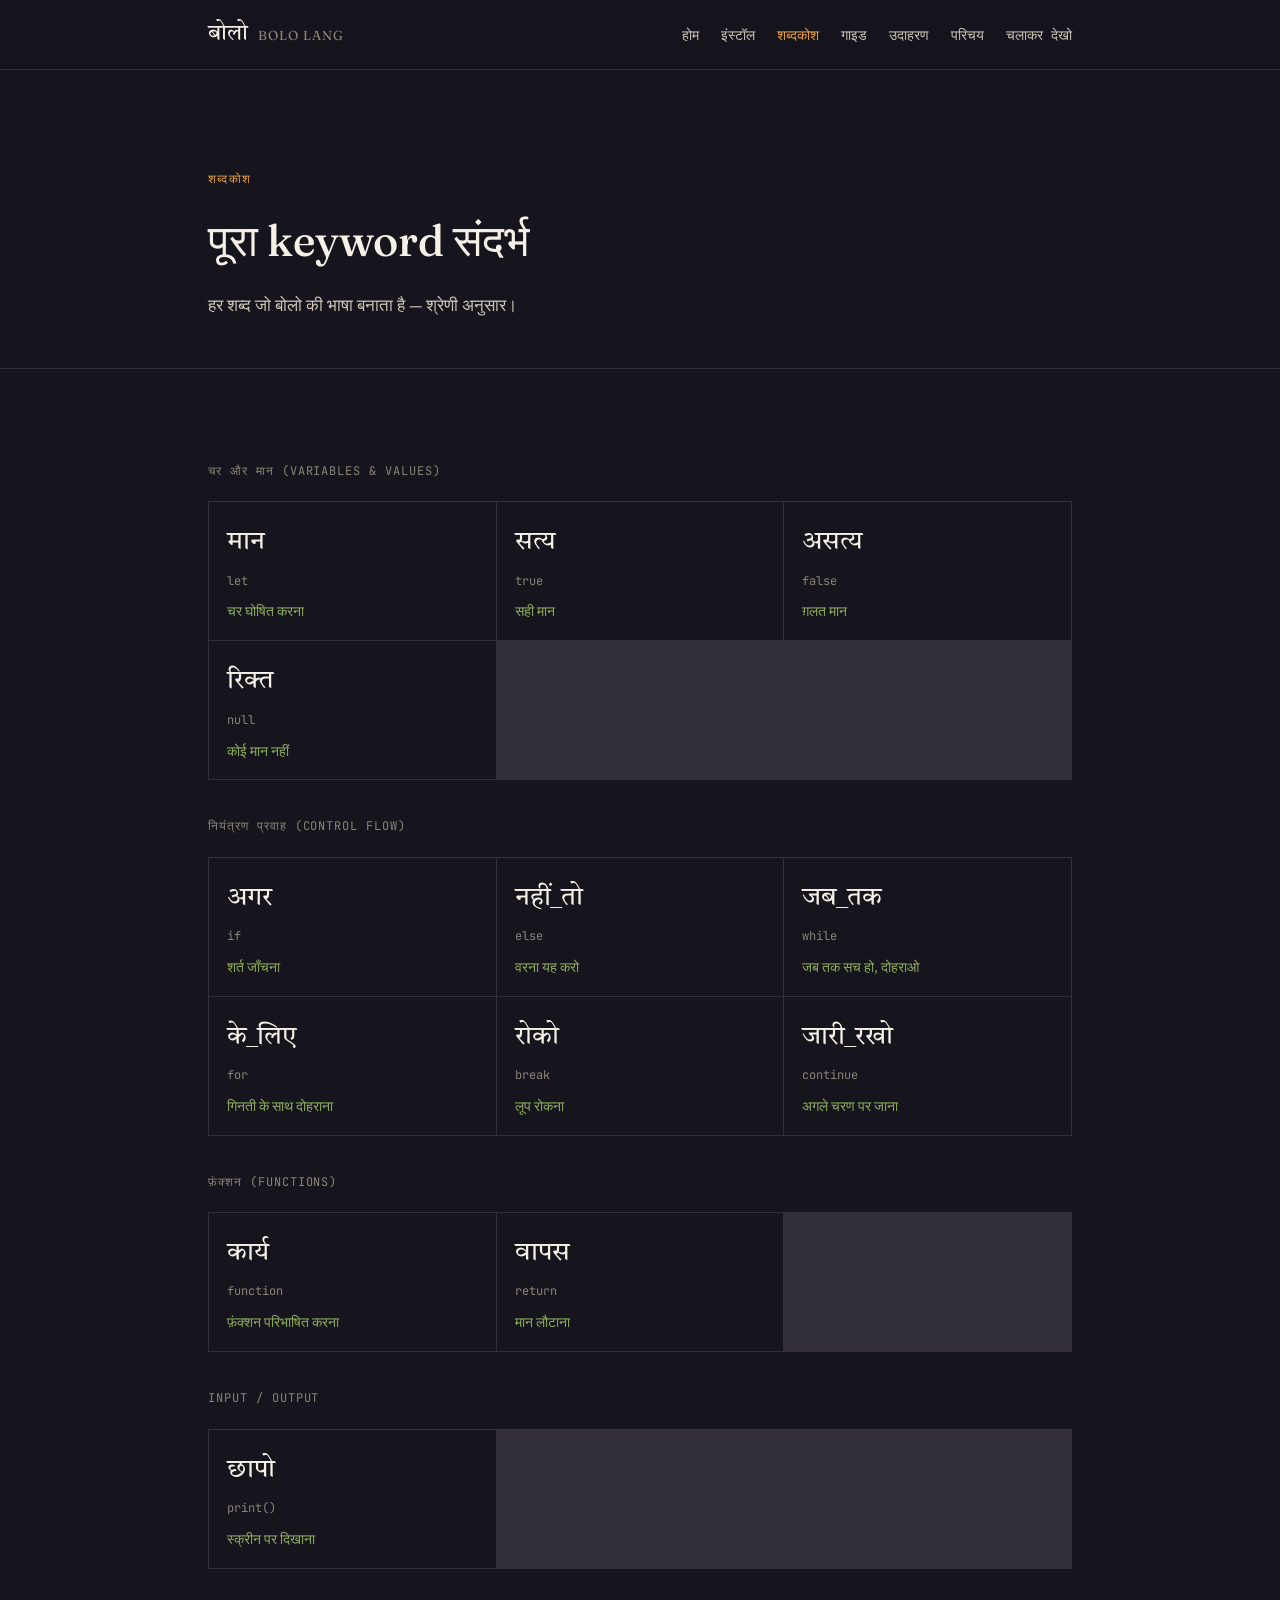
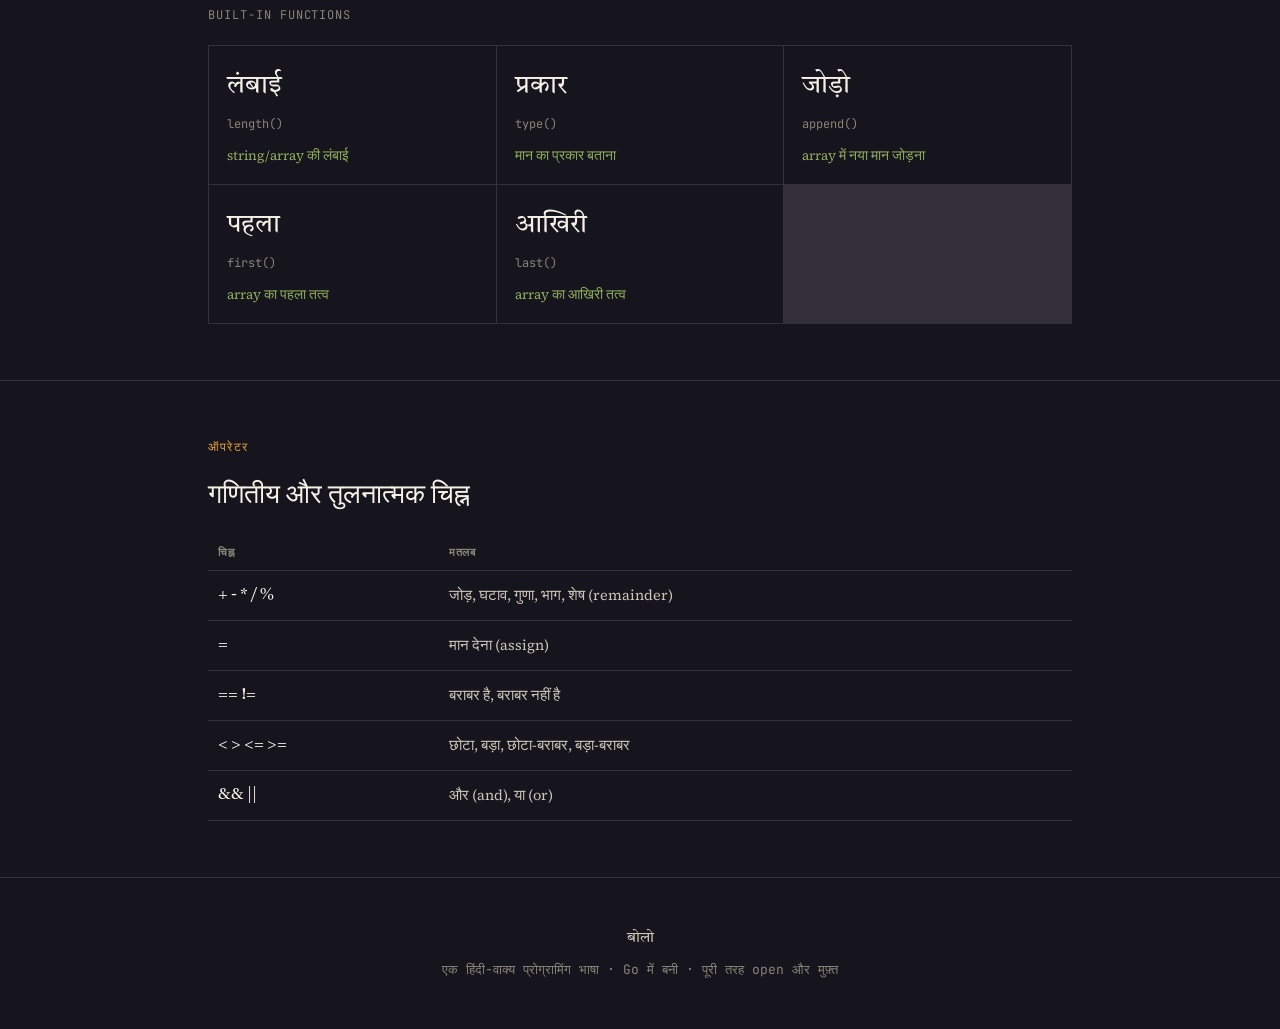
<file: keywords.html>
<!DOCTYPE html>
<html lang="hi" translate="no">
<head>
<meta charset="UTF-8">
<meta name="google" content="notranslate">
<meta name="viewport" content="width=device-width, initial-scale=1.0">
<title>शब्दकोश — बोलो</title>
<link rel="preconnect" href="https://fonts.googleapis.com">
<link rel="preconnect" href="https://fonts.gstatic.com" crossorigin>
<link href="https://fonts.googleapis.com/css2?family=Tiro+Devanagari+Hindi:ital@0;1&family=Fraunces:opsz,wght@9..144,400;9..144,500;9..144,600&family=JetBrains+Mono:wght@400;500&family=Source+Serif+4:wght@400;500&display=swap" rel="stylesheet">
<link rel="stylesheet" href="style.css">
</head>
<body>

<nav>
  <div class="wrap">
    <a class="brand" href="index.html">
      <span class="brand-word">बोलो</span>
      <span class="brand-en">bolo lang</span>
    </a>
    <button class="nav-toggle" aria-label="Toggle navigation" aria-expanded="false">☰</button>
    <ul>
      <li><a class="navlink" href="index.html">होम</a></li>
      <li><a class="navlink" href="install.html">इंस्टॉल</a></li>
      <li><a class="navlink active" href="keywords.html">शब्दकोश</a></li>
      <li><a class="navlink" href="guide.html">गाइड</a></li>
      <li><a class="navlink" href="examples.html">उदाहरण</a></li>
      <li><a class="navlink" href="about.html">परिचय</a></li>
      <li><a class="navlink" href="try.html">चलाकर देखो</a></li>
    </ul>
  </div>
</nav>

<header class="page-hero">
  <div class="section-label">&nbsp;</div>
  <div class="wrap">
    <div class="section-label">शब्दकोश</div>
    <h1 class="page-title">पूरा keyword संदर्भ</h1>
    <p class="page-sub">हर शब्द जो बोलो की भाषा बनाता है &mdash; श्रेणी अनुसार।</p>
  </div>
</header>

<section class="bordered">
  <div class="wrap">

    <div class="kw-group-title">चर और मान (variables &amp; values)</div>
    <div class="kw-grid">
      <div class="kw-card"><span class="kw-deva">मान</span><span class="kw-en">let</span><div class="kw-meaning">चर घोषित करना</div></div>
      <div class="kw-card"><span class="kw-deva">सत्य</span><span class="kw-en">true</span><div class="kw-meaning">सही मान</div></div>
      <div class="kw-card"><span class="kw-deva">असत्य</span><span class="kw-en">false</span><div class="kw-meaning">ग़लत मान</div></div>
      <div class="kw-card"><span class="kw-deva">रिक्त</span><span class="kw-en">null</span><div class="kw-meaning">कोई मान नहीं</div></div>
    </div>

    <div class="kw-group-title">नियंत्रण प्रवाह (control flow)</div>
    <div class="kw-grid">
      <div class="kw-card"><span class="kw-deva">अगर</span><span class="kw-en">if</span><div class="kw-meaning">शर्त जाँचना</div></div>
      <div class="kw-card"><span class="kw-deva">नहीं_तो</span><span class="kw-en">else</span><div class="kw-meaning">वरना यह करो</div></div>
      <div class="kw-card"><span class="kw-deva">जब_तक</span><span class="kw-en">while</span><div class="kw-meaning">जब तक सच हो, दोहराओ</div></div>
      <div class="kw-card"><span class="kw-deva">के_लिए</span><span class="kw-en">for</span><div class="kw-meaning">गिनती के साथ दोहराना</div></div>
      <div class="kw-card"><span class="kw-deva">रोको</span><span class="kw-en">break</span><div class="kw-meaning">लूप रोकना</div></div>
      <div class="kw-card"><span class="kw-deva">जारी_रखो</span><span class="kw-en">continue</span><div class="kw-meaning">अगले चरण पर जाना</div></div>
    </div>

    <div class="kw-group-title">फ़ंक्शन (functions)</div>
    <div class="kw-grid">
      <div class="kw-card"><span class="kw-deva">कार्य</span><span class="kw-en">function</span><div class="kw-meaning">फ़ंक्शन परिभाषित करना</div></div>
      <div class="kw-card"><span class="kw-deva">वापस</span><span class="kw-en">return</span><div class="kw-meaning">मान लौटाना</div></div>
    </div>

    <div class="kw-group-title">input / output</div>
    <div class="kw-grid">
      <div class="kw-card"><span class="kw-deva">छापो</span><span class="kw-en">print()</span><div class="kw-meaning">स्क्रीन पर दिखाना</div></div>
    </div>

    <div class="kw-group-title">built-in functions</div>
    <div class="kw-grid">
      <div class="kw-card"><span class="kw-deva">लंबाई</span><span class="kw-en">length()</span><div class="kw-meaning">string/array की लंबाई</div></div>
      <div class="kw-card"><span class="kw-deva">प्रकार</span><span class="kw-en">type()</span><div class="kw-meaning">मान का प्रकार बताना</div></div>
      <div class="kw-card"><span class="kw-deva">जोड़ो</span><span class="kw-en">append()</span><div class="kw-meaning">array में नया मान जोड़ना</div></div>
      <div class="kw-card"><span class="kw-deva">पहला</span><span class="kw-en">first()</span><div class="kw-meaning">array का पहला तत्व</div></div>
      <div class="kw-card"><span class="kw-deva">आखिरी</span><span class="kw-en">last()</span><div class="kw-meaning">array का आखिरी तत्व</div></div>
    </div>

  </div>
</section>

<section>
  <div class="wrap">
    <div class="section-label">ऑपरेटर</div>
    <h2>गणितीय और तुलनात्मक चिह्न</h2>
    <table class="ref-table">
      <tr><th>चिह्न</th><th>मतलब</th></tr>
      <tr><td class="deva-cell mono">+ - * / %</td><td>जोड़, घटाव, गुणा, भाग, शेष (remainder)</td></tr>
      <tr><td class="deva-cell mono">=</td><td>मान देना (assign)</td></tr>
      <tr><td class="deva-cell mono">== !=</td><td>बराबर है, बराबर नहीं है</td></tr>
      <tr><td class="deva-cell mono">&lt; &gt; &lt;= &gt;=</td><td>छोटा, बड़ा, छोटा-बराबर, बड़ा-बराबर</td></tr>
      <tr><td class="deva-cell mono">&amp;&amp; ||</td><td>और (and), या (or)</td></tr>
    </table>
  </div>
</section>

<footer>
  <div class="wrap">
    <span class="deva">बोलो</span>
    <p>एक हिंदी-वाक्य प्रोग्रामिंग भाषा &middot; Go में बनी &middot; पूरी तरह open और मुफ़्त</p>
  </div>
</footer>

<script src="nav.js"></script>
</body>
</html>
</file>
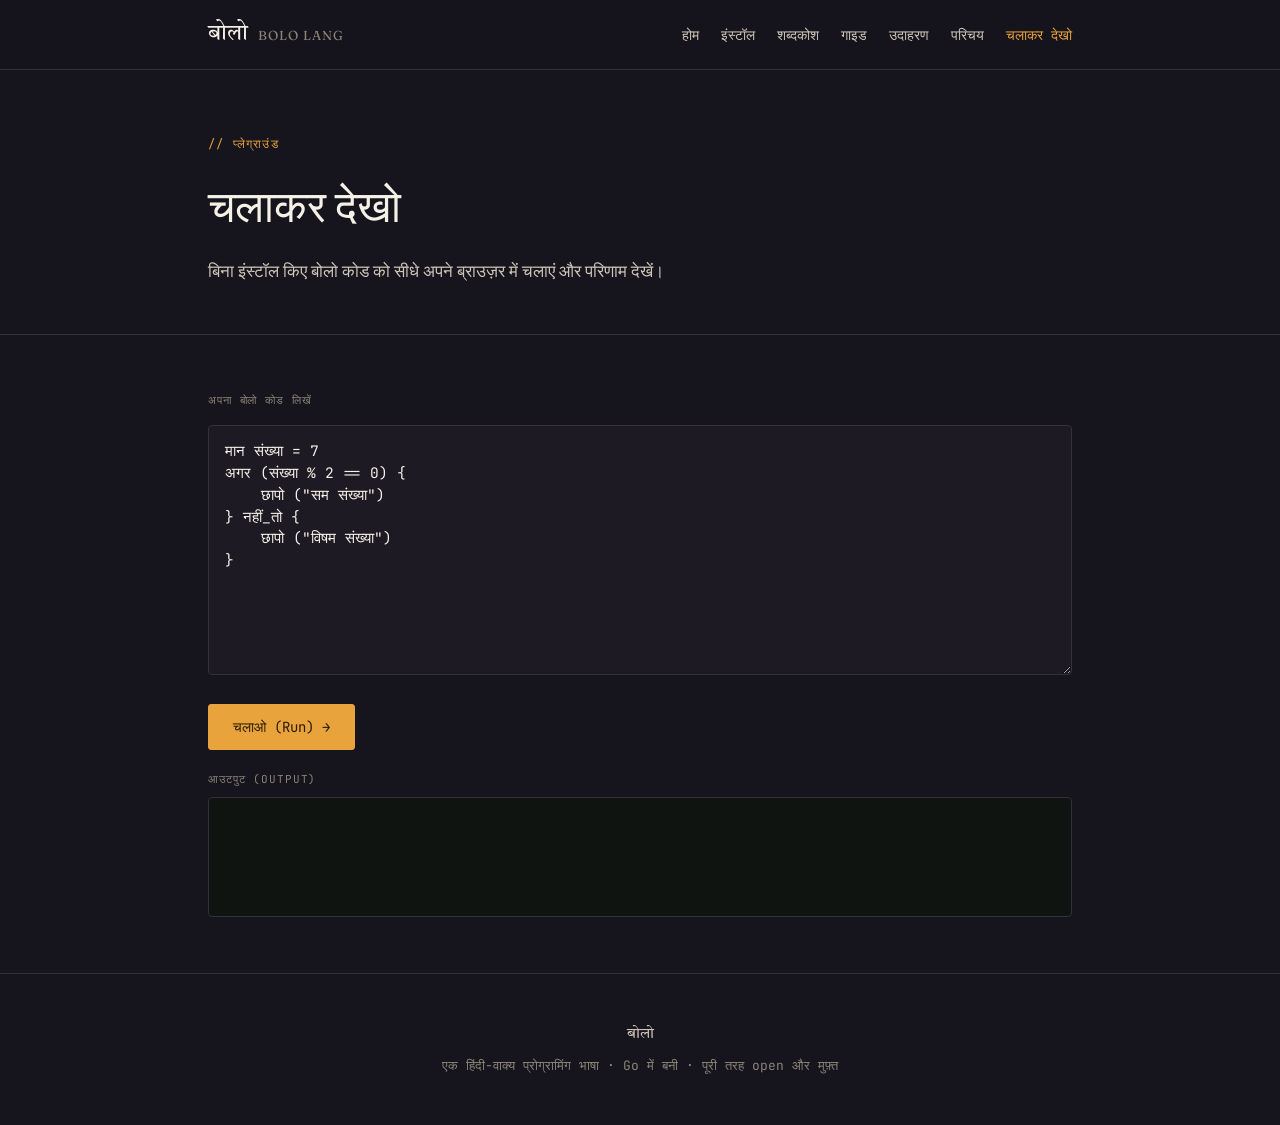
<file: try.html>
<!DOCTYPE html>
<html lang="hi">
<head>
<meta charset="UTF-8">
<meta name="viewport" content="width=device-width, initial-scale=1.0">
<title>चलाकर देखो — बोलो</title>
<link rel="preconnect" href="https://fonts.googleapis.com">
<link rel="preconnect" href="https://fonts.gstatic.com" crossorigin>
<link href="https://fonts.googleapis.com/css2?family=Tiro+Devanagari+Hindi:ital@0;1&family=Fraunces:opsz,wght@9..144,400;9..144,500;9..144,600&family=JetBrains+Mono:wght@400;500&family=Source+Serif+4:wght@400;500&display=swap" rel="stylesheet">
<link rel="stylesheet" href="style.css">
</head>
<body>

<nav>
  <div class="wrap">
    <a class="brand" href="index.html">
      <span class="brand-word">बोलो</span>
      <span class="brand-en">bolo lang</span>
    </a>
    <button class="nav-toggle" aria-label="Toggle navigation" aria-expanded="false">☰</button>
    <ul>
      <li><a class="navlink" href="index.html">होम</a></li>
      <li><a class="navlink" href="install.html">इंस्टॉल</a></li>
      <li><a class="navlink" href="keywords.html">शब्दकोश</a></li>
      <li><a class="navlink" href="guide.html">गाइड</a></li>
      <li><a class="navlink" href="examples.html">उदाहरण</a></li>
      <li><a class="navlink" href="about.html">परिचय</a></li>
      <li><a class="navlink active" href="try.html">चलाकर देखो</a></li>
    </ul>
  </div>
</nav>

<header class="page-hero">
  <div class="wrap">
    <div class="section-label">// प्लेग्राउंड</div>
    <h1 class="page-title">चलाकर देखो</h1>
    <p class="page-sub">बिना इंस्टॉल किए बोलो कोड को सीधे अपने ब्राउज़र में चलाएं और परिणाम देखें।</p>
  </div>
</header>

<section>
  <div class="wrap">
    <div style="display: flex; flex-direction: column; gap: 20px;">
      <div>
        <div class="pane-label">अपना बोलो कोड लिखें</div>
        <textarea id="editor" class="editor-textarea" spellcheck="false">मान संख्या = 7
अगर (संख्या % 2 == 0) {
    छापो ("सम संख्या")
} नहीं_तो {
    छापो ("विषम संख्या")
}</textarea>
      </div>
      <div>
        <button id="run-btn" class="btn btn-primary" style="cursor: pointer;">चलाओ (Run) →</button>
      </div>
      <div>
        <div class="pane-label">आउटपुट (Output)</div>
        <pre id="output-pane" class="out-pane" style="min-height: 120px; font-family: 'JetBrains Mono', monospace; font-size: 14px; overflow-x: auto; white-space: pre-wrap; word-break: break-all;"></pre>
      </div>
    </div>
  </div>
</section>

<footer>
  <div class="wrap">
    <span class="deva">बोलो</span>
    <p>एक हिंदी-वाक्य प्रोग्रामिंग भाषा &middot; Go में बनी &middot; पूरी तरह open और मुफ़्त</p>
  </div>
</footer>

<script src="nav.js"></script>
<script>
  // Dynamic API configuration. Change this URL to your hosted server's URL in production.
  const API_URL = 'http://localhost:8080/run';

  const runBtn = document.getElementById('run-btn');
  const editor = document.getElementById('editor');
  const outputPane = document.getElementById('output-pane');

  runBtn.addEventListener('click', async () => {
    const code = editor.value;
    
    // UI Feedback: Loading state
    runBtn.disabled = true;
    runBtn.textContent = 'चलाया जा रहा है...';
    outputPane.style.color = 'var(--text-dim)';
    outputPane.textContent = 'कोड रन किया जा रहा है...';

    try {
      const response = await fetch(API_URL, {
        method: 'POST',
        headers: {
          'Content-Type': 'application/json'
        },
        body: JSON.stringify({ code })
      });

      if (!response.ok) {
        throw new Error('सर्वर से कनेक्ट करने में समस्या आई।');
      }

      const data = await response.json();

      if (data.error) {
        outputPane.style.color = 'var(--rose)';
        outputPane.textContent = data.error;
      } else {
        outputPane.style.color = 'var(--mehendi)';
        outputPane.textContent = data.output || 'प्रोग्राम सफलतापूर्वक समाप्त हुआ (कोई आउटपुट नहीं)।';
      }
    } catch (err) {
      outputPane.style.color = 'var(--rose)';
      outputPane.textContent = `त्रुटि: ${err.message}\n\nसुनिश्चित करें कि बोलो कोड रनर सर्वर चालू है और ${API_URL} पर उपलब्ध है।`;
    } finally {
      runBtn.disabled = false;
      runBtn.textContent = 'चलाओ (Run) →';
    }
  });
</script>
</body>
</html>
</file>
<file: style.css>
:root{
  --ink:#16141c;
  --ink-2:#1d1a24;
  --paper:#f6f1e7;
  --marigold:#e8a33d;
  --mehendi:#8fae5e;
  --rose:#c9695f;
  --text-soft:#cdc6b8;
  --text-dim:#8a8478;
  --border:#332f3b;
}
*{box-sizing:border-box;margin:0;padding:0}
html{scroll-behavior:smooth}
body{
  background:var(--ink);
  color:var(--text-soft);
  font-family:'Source Serif 4', serif;
  line-height:1.7;
  font-size:17px;
}
.wrap{max-width:920px;margin:0 auto;padding:0 28px}
.deva{font-family:'Tiro Devanagari Hindi', serif}
.mono{font-family:'JetBrains Mono', monospace}
a{color:inherit}

/* nav */
nav{position:sticky;top:0;z-index:10;background:rgba(22,20,28,.92);backdrop-filter:blur(6px);border-bottom:1px solid var(--border)}
nav .wrap{display:flex;align-items:center;justify-content:space-between;padding:16px 28px;flex-wrap:wrap;gap:10px}
.brand{display:flex;align-items:baseline;gap:10px;text-decoration:none}
.brand-word{font-family:'Tiro Devanagari Hindi',serif;font-size:22px;color:var(--paper)}
.brand-en{font-family:'Fraunces',serif;font-size:13px;color:var(--text-dim);letter-spacing:.08em;text-transform:uppercase}
nav ul{display:flex;gap:22px;list-style:none;flex-wrap:wrap}
nav a.navlink{color:var(--text-soft);text-decoration:none;font-size:14px;font-family:'JetBrains Mono',monospace}
nav a.navlink:hover{color:var(--marigold)}
nav a.navlink.active{color:var(--marigold)}

.nav-toggle{
  display:none;
  background:none;
  border:none;
  color:var(--text-soft);
  font-size:24px;
  cursor:pointer;
  padding:4px 8px;
  line-height:1;
  user-select:none;
  transition:color .2s ease;
}
.nav-toggle:hover,.nav-toggle:focus{color:var(--marigold);outline:none}

/* page header */
.page-hero{padding:64px 0 48px;border-bottom:1px solid var(--border)}
.section-label{font-family:'JetBrains Mono',monospace;font-size:12px;color:var(--marigold);letter-spacing:.1em;text-transform:uppercase;margin-bottom:14px}
.page-title{font-family:'Fraunces',serif;font-weight:500;font-size:clamp(30px,5vw,44px);color:var(--paper);margin-bottom:14px}
.page-sub{max-width:600px;color:var(--text-soft);font-size:16.5px}

section{padding:56px 0}
section.bordered{border-bottom:1px solid var(--border)}
h2{font-family:'Fraunces',serif;font-weight:500;font-size:27px;color:var(--paper);margin-bottom:18px}
h3{font-family:'Fraunces',serif;font-weight:500;font-size:19px;color:var(--paper);margin-bottom:10px}
.lede{max-width:640px;color:var(--text-soft);margin-bottom:14px}

/* buttons */
.btn{display:inline-block;padding:13px 24px;border-radius:3px;font-family:'JetBrains Mono',monospace;font-size:14px;text-decoration:none;border:1px solid var(--border)}
.btn-primary{background:var(--marigold);color:#2b1c05;border-color:var(--marigold)}
.btn-ghost{color:var(--paper);border-color:var(--border)}
.btn-ghost:hover{border-color:var(--text-dim)}
.cta-row{display:flex;gap:14px;flex-wrap:wrap;margin-top:24px}

/* keyword grid (shared by home + keywords page) */
.kw-grid{display:grid;grid-template-columns:repeat(auto-fill,minmax(220px,1fr));gap:1px;background:var(--border);border:1px solid var(--border);margin-top:20px}
.kw-card{background:var(--ink);padding:18px 18px 16px}
.kw-deva{font-family:'Tiro Devanagari Hindi',serif;font-size:26px;color:var(--paper);display:block}
.kw-en{font-family:'JetBrains Mono',monospace;font-size:12px;color:var(--text-dim);margin-top:4px;text-transform:lowercase}
.kw-meaning{font-size:13.5px;color:var(--mehendi);margin-top:8px}
.kw-group-title{font-family:'JetBrains Mono',monospace;font-size:12px;color:var(--text-dim);text-transform:uppercase;letter-spacing:.08em;margin:36px 0 4px}

/* steps */
.steps{counter-reset:step;margin-top:22px}
.step{display:grid;grid-template-columns:40px 1fr;gap:18px;padding:20px 0;border-top:1px solid var(--border)}
.step:last-child{border-bottom:1px solid var(--border)}
.step-num{counter-increment:step;font-family:'JetBrains Mono',monospace;color:var(--marigold);font-size:14px;padding-top:2px}
.step-num::before{content:"0" counter(step)}
.step-title{color:var(--paper);font-family:'Fraunces',serif;font-size:17px;margin-bottom:6px}
.step-body{font-size:14.5px;color:var(--text-soft)}
pre.code-block{background:var(--ink-2);border:1px solid var(--border);border-radius:4px;padding:14px 16px;margin-top:10px;overflow-x:auto;font-family:'JetBrains Mono',monospace;font-size:13.5px;color:var(--paper);white-space:pre-wrap}

/* examples */
.example{margin-top:34px;padding-top:28px;border-top:1px solid var(--border)}
.example:first-of-type{border-top:none;padding-top:0}
.example-title{font-family:'Fraunces',serif;color:var(--paper);font-size:18px;margin-bottom:4px}
.example-desc{font-size:14px;color:var(--text-dim);margin-bottom:12px}
.example-pair{display:grid;grid-template-columns:1.3fr 1fr;gap:14px}
.code-pane,.out-pane{border:1px solid var(--border);border-radius:4px;padding:14px 16px;font-family:'JetBrains Mono',monospace;font-size:13px}
.code-pane{background:var(--ink-2);color:var(--paper);white-space:pre}
.out-pane{background:#0f1410;color:var(--mehendi);white-space:pre}
.pane-label{font-size:11px;color:var(--text-dim);text-transform:uppercase;letter-spacing:.08em;margin-bottom:8px;font-family:'JetBrains Mono',monospace}

/* guide / lessons */
.lesson{border:1px solid var(--border);border-radius:4px;padding:22px 24px;margin-bottom:18px}
.lesson-level{font-family:'JetBrains Mono',monospace;font-size:11px;color:var(--marigold);text-transform:uppercase;letter-spacing:.08em;margin-bottom:8px}
.lesson h3{margin-bottom:8px}
.lesson p{font-size:14.5px;color:var(--text-soft);margin-bottom:12px}

/* callouts */
.callout{border-left:3px solid var(--rose);background:var(--ink-2);padding:14px 18px;margin:18px 0;font-size:14.5px;border-radius:0 4px 4px 0}
.callout-title{font-family:'JetBrains Mono',monospace;font-size:12px;color:var(--rose);text-transform:uppercase;letter-spacing:.06em;margin-bottom:6px}

/* about */
.about-grid{display:grid;grid-template-columns:1fr 1fr;gap:32px;margin-top:24px}
.about-card .deva-lead{font-family:'Tiro Devanagari Hindi',serif;font-size:19px;color:var(--paper);margin-bottom:8px;display:block}
.about-card p{color:var(--text-soft);font-size:15.5px}

table.ref-table{width:100%;border-collapse:collapse;margin-top:14px;font-size:14.5px}
table.ref-table th{text-align:left;color:var(--text-dim);font-family:'JetBrains Mono',monospace;font-size:11px;text-transform:uppercase;letter-spacing:.06em;padding:8px 10px;border-bottom:1px solid var(--border)}
table.ref-table td{padding:10px;border-bottom:1px solid var(--border);color:var(--text-soft)}
table.ref-table td.deva-cell{font-family:'Tiro Devanagari Hindi',serif;font-size:17px;color:var(--paper)}

footer{padding:48px 0;text-align:center;border-top:1px solid var(--border)}
footer p{font-size:13px;color:var(--text-dim);font-family:'JetBrains Mono',monospace}
footer .deva{color:var(--text-soft);font-size:15px;margin-bottom:8px;display:block}

@media (max-width:680px){
  .about-grid{grid-template-columns:1fr}
  .example-pair{grid-template-columns:1fr}
  .nav-toggle{display:block}
  nav ul{
    display:none;
    width:100%;
    flex-direction:column;
    gap:16px;
    padding:16px 0 8px;
    border-top:1px solid var(--border);
    margin-top:10px;
  }
  nav ul.show{
    display:flex;
  }
}

.editor-textarea {
  width: 100%;
  height: 250px;
  background: var(--ink-2);
  color: var(--paper);
  border: 1px solid var(--border);
  border-radius: 4px;
  padding: 14px 16px;
  font-family: 'JetBrains Mono', monospace;
  font-size: 14.5px;
  resize: vertical;
  line-height: 1.5;
  outline: none;
  margin-top: 8px;
}
.editor-textarea:focus {
  border-color: var(--marigold);
}
</file>
